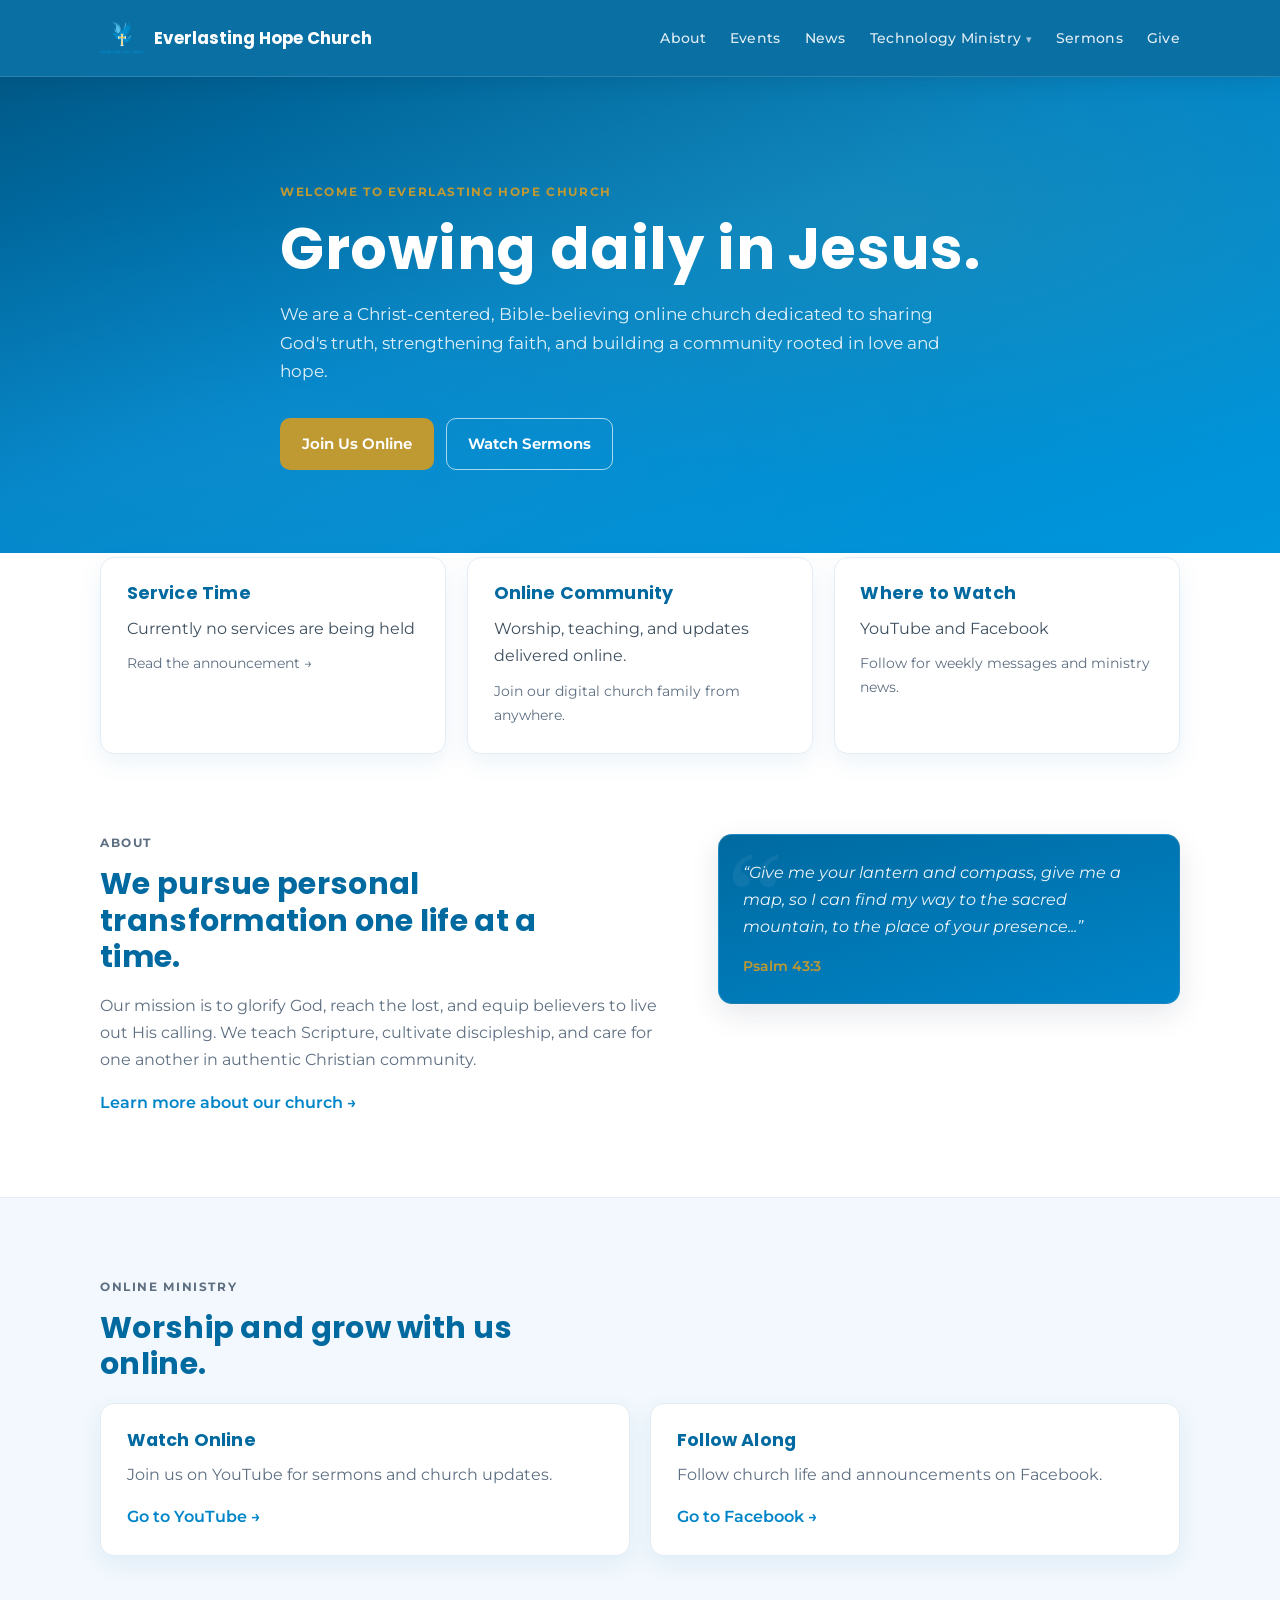
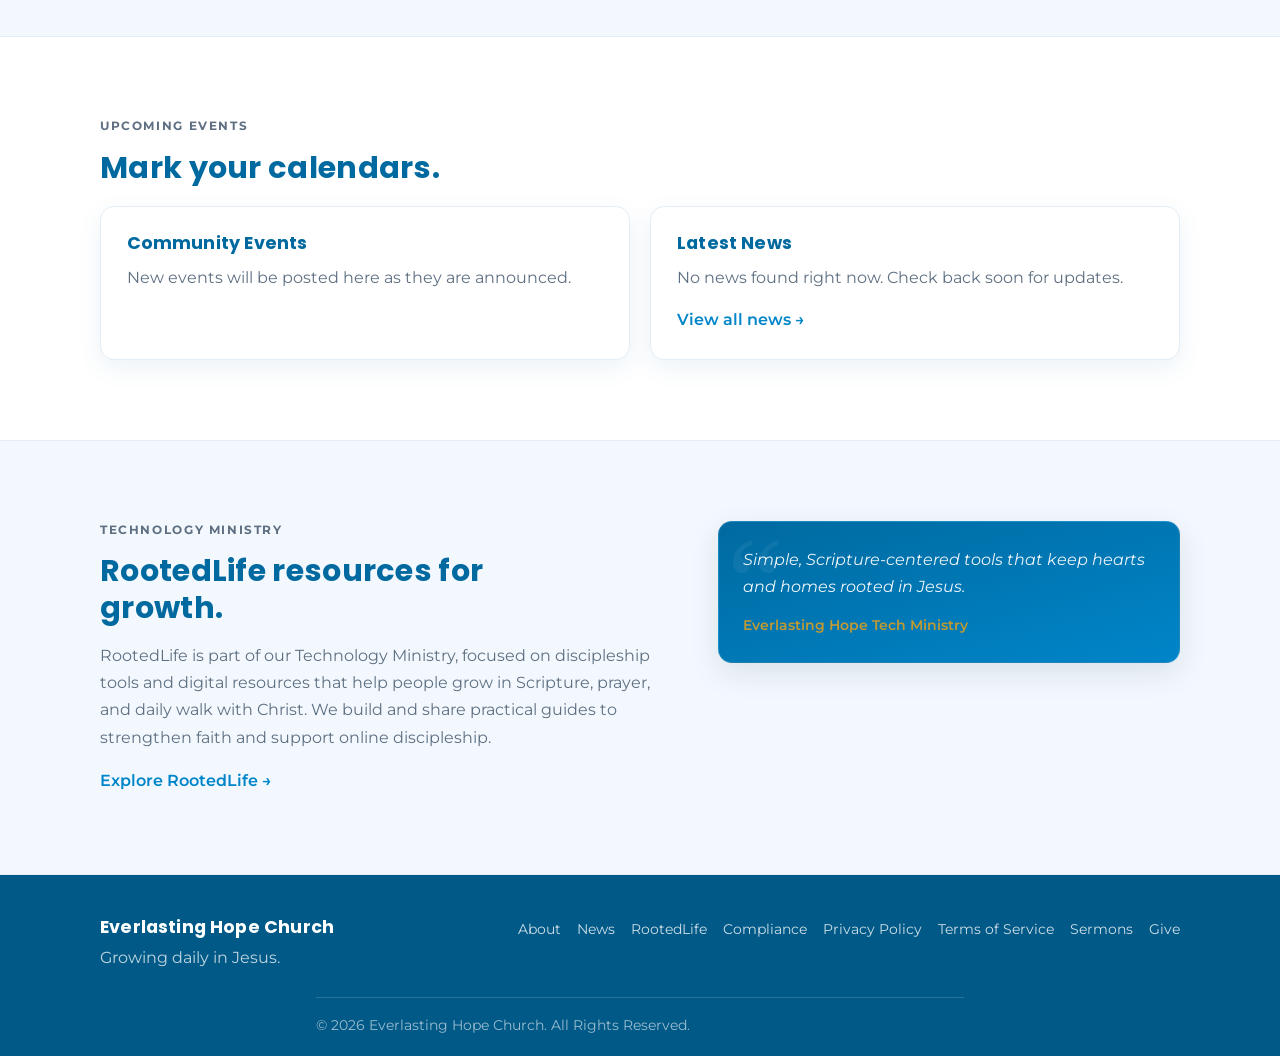
<file: index.html>
<!DOCTYPE html>
<html lang="en">
<head>
  <meta charset="UTF-8" />
  <meta name="viewport" content="width=device-width, initial-scale=1.0" />
  <meta name="description" content="Everlasting Hope Church — Growing daily in Jesus through worship, discipleship, and online community." />
  <title>Everlasting Hope Church</title>
  <link rel="preconnect" href="https://fonts.googleapis.com" />
  <link rel="preconnect" href="https://fonts.gstatic.com" crossorigin />
  <link href="https://fonts.googleapis.com/css2?family=Montserrat:wght@400;500;600;700&family=Poppins:wght@500;600;700&display=swap" rel="stylesheet" />
  <link rel="stylesheet" href="styles.css" />
  <link rel="icon" href="img/fulllogo_transparent_nobuffer.png" />
  <link rel="apple-touch-icon" href="img/fulllogo_transparent_nobuffer.png" />
</head>
<body>
  <header class="site-header" role="banner">
    <div class="container nav-wrap">
      <a href="index.html" class="brand" aria-label="Everlasting Hope Church home">
        <img src="img/fulllogo_transparent_nobuffer.png" alt="Everlasting Hope Church logo" class="brand-logo" />
        <span>Everlasting Hope Church</span>
      </a>

      <button class="nav-toggle" aria-label="Toggle navigation" aria-expanded="false" aria-controls="mobile-menu">
        <span></span><span></span><span></span>
      </button>

      <nav class="site-nav" aria-label="Primary">
        <a href="about.html">About</a>
        <a href="#events">Events</a>
        <a href="news.html">News</a>
        <div class="nav-dropdown">
          <button class="nav-dropdown-toggle" type="button" aria-haspopup="true" aria-expanded="false">
            Technology Ministry
          </button>
          <div class="nav-dropdown-menu" role="menu">
            <a href="technology-ministry.html" role="menuitem">Technology Ministry</a>
            <a href="rootedlife.html" role="menuitem">RootedLife</a>
            <a href="compliance.html" role="menuitem">Compliance</a>
          </div>
        </div>
        <a href="https://www.youtube.com/@everlastinghopechurch" target="_blank" rel="noopener">Sermons</a>
        <a href="give.html" target="_blank" rel="noopener">Give</a>
      </nav>
    </div>

    <nav class="mobile-menu" id="mobile-menu" aria-label="Mobile">
      <a href="about.html">About</a>
      <a href="#events">Events</a>
      <a href="news.html">News</a>
      <a href="technology-ministry.html">Technology Ministry</a>
      <a href="rootedlife.html">RootedLife</a>
      <a href="compliance.html">Compliance</a>
      <a href="https://www.youtube.com/@everlastinghopechurch" target="_blank" rel="noopener">Sermons</a>
      <a href="give.html">Give</a>
    </nav>
  </header>

  <main>
    <section id="home" class="hero hero-home">
      <div class="container hero-inner">
        <p class="eyebrow">Welcome to Everlasting Hope Church</p>
        <h1>Growing daily in Jesus.</h1>
        <p class="hero-copy">
          We are a Christ-centered, Bible-believing online church dedicated to sharing God's truth,
          strengthening faith, and building a community rooted in love and hope.
        </p>
        <div class="actions">
          <a class="btn btn-primary" href="https://www.youtube.com/@everlastinghopechurch" target="_blank" rel="noopener">Join Us Online</a>
          <a class="btn btn-outline" href="https://www.youtube.com/@everlastinghopechurch" target="_blank" rel="noopener">Watch Sermons</a>
        </div>
      </div>
    </section>

    <section class="quick-info">
      <div class="container cards">
        <article class="card">
          <h2><a href="news.html#service-update">Service Time</a></h2>
          <p>Currently no services are being held</p>
          <small><a href="news.html#service-update">Read the announcement →</a></small>
        </article>
        <article class="card">
          <h2>Online Community</h2>
          <p>Worship, teaching, and updates delivered online.</p>
          <small>Join our digital church family from anywhere.</small>
        </article>
        <article class="card">
          <h2>Where to Watch</h2>
          <p>YouTube and Facebook</p>
          <small>Follow for weekly messages and ministry news.</small>
        </article>
      </div>
    </section>

    <section id="about" class="section">
      <div class="container split">
        <div>
          <p class="eyebrow">About</p>
          <h2>We pursue personal transformation one life at a time.</h2>
          <p>
            Our mission is to glorify God, reach the lost, and equip believers to live out His calling.
            We teach Scripture, cultivate discipleship, and care for one another in authentic Christian community.
          </p>
          <a class="text-link" href="about.html">Learn more about our church →</a>
        </div>
        <aside class="quote-box">
          <p>“Give me your lantern and compass, give me a map, so I can find my way to the sacred mountain, to the place of your presence...”</p>
          <span>Psalm 43:3</span>
        </aside>
      </div>
    </section>

    <section id="online" class="section section-muted">
      <div class="container">
        <p class="eyebrow">Online Ministry</p>
        <h2>Worship and grow with us online.</h2>
        <div class="cards two-up">
          <article class="card">
            <h3>Watch Online</h3>
            <p>Join us on YouTube for sermons and church updates.</p>
            <a class="text-link" href="https://www.youtube.com/@everlastinghopechurch" target="_blank" rel="noopener">Go to YouTube →</a>
          </article>
          <article class="card">
            <h3>Follow Along</h3>
            <p>Follow church life and announcements on Facebook.</p>
            <a class="text-link" href="https://www.facebook.com/profile.php?id=61571340193654" target="_blank" rel="noopener">Go to Facebook →</a>
          </article>
        </div>
      </div>
    </section>

    <section id="events" class="section">
      <div class="container">
        <p class="eyebrow">Upcoming Events</p>
        <h2>Mark your calendars.</h2>
        <div class="cards two-up">
          <article class="card">
            <h3>Community Events</h3>
            <p>New events will be posted here as they are announced.</p>
          </article>
          <article class="card">
            <h3>Latest News</h3>
            <p>No news found right now. Check back soon for updates.</p>
            <a class="text-link" href="news.html">View all news →</a>
          </article>
        </div>
      </div>
    </section>

    <section id="technology-ministry" class="section section-muted">
      <div class="container split">
        <div>
          <p class="eyebrow">Technology Ministry</p>
          <h2>RootedLife resources for growth.</h2>
          <p>
            RootedLife is part of our Technology Ministry, focused on discipleship tools and
            digital resources that help people grow in Scripture, prayer, and daily walk with Christ.
            We build and share practical guides to strengthen faith and support online discipleship.
          </p>
          <a class="text-link" href="rootedlife.html">Explore RootedLife →</a>
        </div>
        <aside class="quote-box">
          <p>Simple, Scripture-centered tools that keep hearts and homes rooted in Jesus.</p>
          <span>Everlasting Hope Tech Ministry</span>
        </aside>
      </div>
    </section>
  </main>

  <footer class="site-footer" role="contentinfo">
    <div class="container footer-grid">
      <div>
        <h2>Everlasting Hope Church</h2>
        <p>Growing daily in Jesus.</p>
      </div>
      <nav aria-label="Footer links" class="footer-links">
        <a href="about.html">About</a>
        <a href="news.html">News</a>
        <a href="rootedlife.html">RootedLife</a>
      <a href="compliance.html">Compliance</a>
        <a href="privacy-policy.html">Privacy Policy</a>
        <a href="terms-of-service.html">Terms of Service</a>
        <a href="https://www.youtube.com/@everlastinghopechurch" target="_blank" rel="noopener">Sermons</a>
        <a href="give.html" target="_blank" rel="noopener">Give</a>
      </nav>
    </div>
    <p class="copyright">© <span id="year">2026</span> Everlasting Hope Church. All Rights Reserved.</p>
  </footer>

  <script src="script.js"></script>
</body>
</html>
</file>
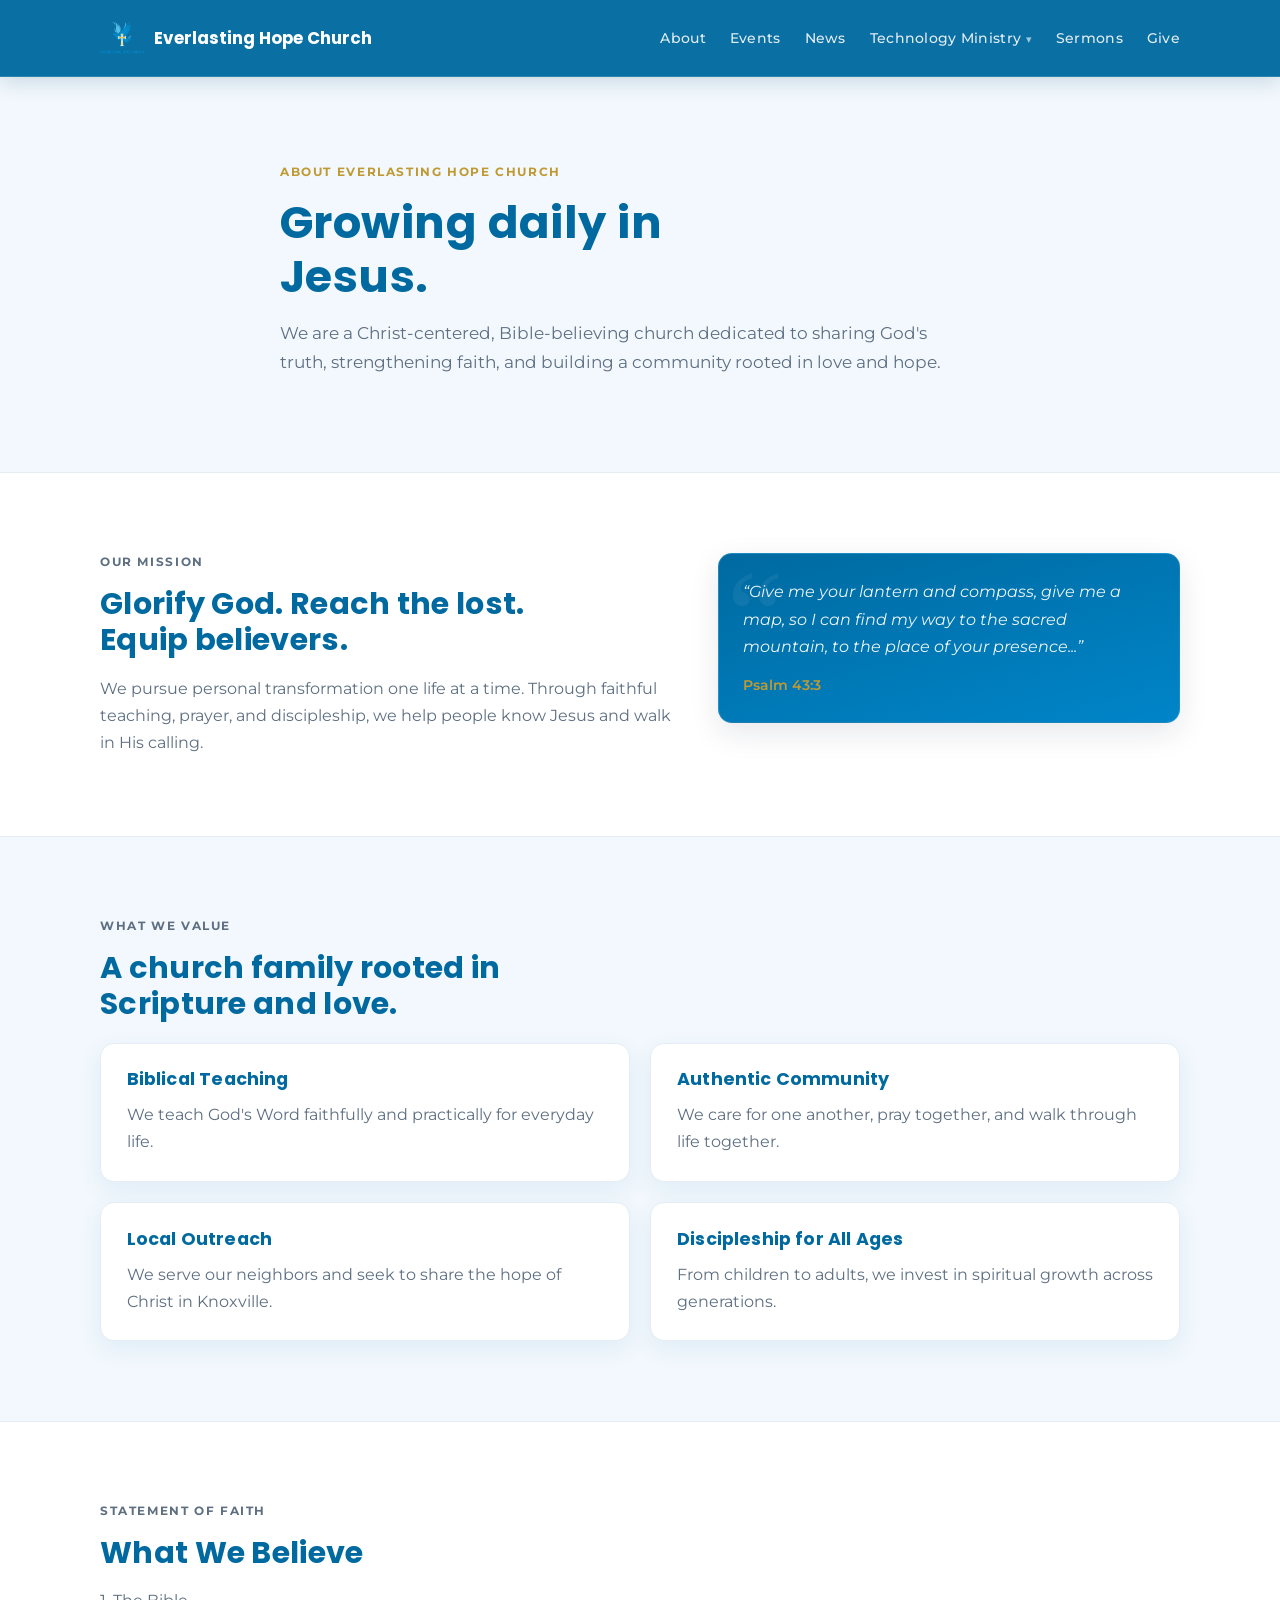
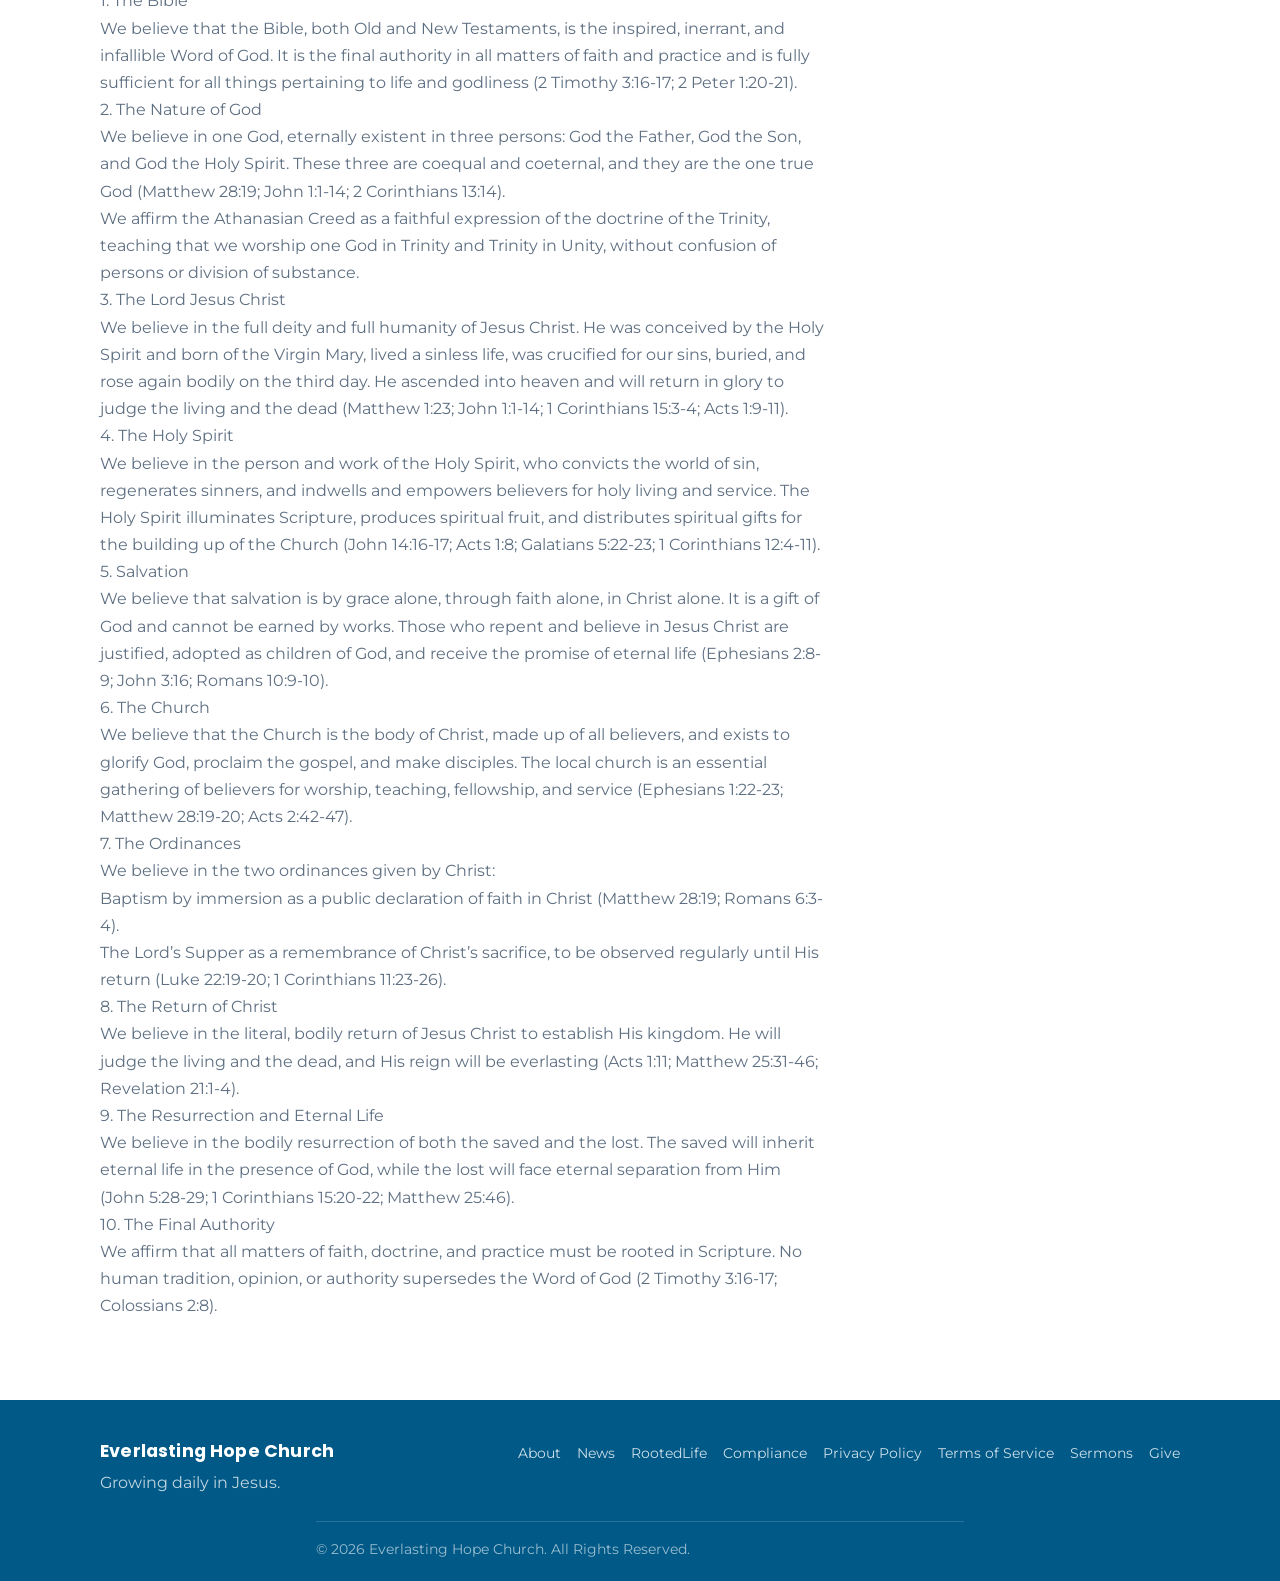
<file: about.html>
<!DOCTYPE html>
<html lang="en">
<head>
  <meta charset="UTF-8" />
  <meta name="viewport" content="width=device-width, initial-scale=1.0" />
  <meta name="description" content="About Everlasting Hope Church — our mission, values, and commitment to online discipleship in Jesus." />
  <title>About | Everlasting Hope Church</title>
  <link rel="preconnect" href="https://fonts.googleapis.com" />
  <link rel="preconnect" href="https://fonts.gstatic.com" crossorigin />
  <link href="https://fonts.googleapis.com/css2?family=Montserrat:wght@400;500;600;700&family=Poppins:wght@500;600;700&display=swap" rel="stylesheet" />
  <link rel="stylesheet" href="styles.css" />
  <link rel="icon" href="img/fulllogo_transparent_nobuffer.png" />
  <link rel="apple-touch-icon" href="img/fulllogo_transparent_nobuffer.png" />
</head>
<body>
  <header class="site-header" role="banner">
    <div class="container nav-wrap">
      <a href="index.html" class="brand" aria-label="Everlasting Hope Church home">
        <img src="img/fulllogo_transparent_nobuffer.png" alt="Everlasting Hope Church logo" class="brand-logo" />
        <span>Everlasting Hope Church</span>
      </a>

      <button class="nav-toggle" aria-label="Toggle navigation" aria-expanded="false" aria-controls="mobile-menu">
        <span></span><span></span><span></span>
      </button>

      <nav class="site-nav" aria-label="Primary">
        <a href="about.html">About</a>
        <a href="index.html#events">Events</a>
        <a href="news.html">News</a>
        <div class="nav-dropdown">
          <button class="nav-dropdown-toggle" type="button" aria-haspopup="true" aria-expanded="false">
            Technology Ministry
          </button>
          <div class="nav-dropdown-menu" role="menu">
            <a href="technology-ministry.html" role="menuitem">Technology Ministry</a>
            <a href="rootedlife.html" role="menuitem">RootedLife</a>
            <a href="compliance.html" role="menuitem">Compliance</a>
          </div>
        </div>
        <a href="https://www.youtube.com/@everlastinghopechurch" target="_blank" rel="noopener">Sermons</a>
        <a href="give.html" target="_blank" rel="noopener">Give</a>
      </nav>
    </div>

    <nav class="mobile-menu" id="mobile-menu" aria-label="Mobile">
      <a href="about.html">About</a>
      <a href="index.html#events">Events</a>
      <a href="news.html">News</a>
      <a href="technology-ministry.html">Technology Ministry</a>
      <a href="rootedlife.html">RootedLife</a>
      <a href="compliance.html">Compliance</a>
      <a href="https://www.youtube.com/@everlastinghopechurch" target="_blank" rel="noopener">Sermons</a>
      <a href="give.html">Give</a>
    </nav>
  </header>

  <main>
    <section class="hero hero-sub" id="about-home">
      <div class="container hero-inner">
        <p class="eyebrow">About Everlasting Hope Church</p>
        <h1>Growing daily in Jesus.</h1>
        <p class="hero-copy">
          We are a Christ-centered, Bible-believing church dedicated to sharing God's truth,
          strengthening faith, and building a community rooted in love and hope.
        </p>
      </div>
    </section>

    <section class="section">
      <div class="container split">
        <div>
          <p class="eyebrow">Our Mission</p>
          <h2>Glorify God. Reach the lost. Equip believers.</h2>
          <p>
            We pursue personal transformation one life at a time. Through faithful teaching,
            prayer, and discipleship, we help people know Jesus and walk in His calling.
          </p>
        </div>
        <aside class="quote-box">
          <p>“Give me your lantern and compass, give me a map, so I can find my way to the sacred mountain, to the place of your presence...”</p>
          <span>Psalm 43:3</span>
        </aside>
      </div>
    </section>

    <section class="section section-muted">
      <div class="container">
        <p class="eyebrow">What We Value</p>
        <h2>A church family rooted in Scripture and love.</h2>
        <div class="cards two-up">
          <article class="card">
            <h3>Biblical Teaching</h3>
            <p>We teach God's Word faithfully and practically for everyday life.</p>
          </article>
          <article class="card">
            <h3>Authentic Community</h3>
            <p>We care for one another, pray together, and walk through life together.</p>
          </article>
          <article class="card">
            <h3>Local Outreach</h3>
            <p>We serve our neighbors and seek to share the hope of Christ in Knoxville.</p>
          </article>
          <article class="card">
            <h3>Discipleship for All Ages</h3>
            <p>From children to adults, we invest in spiritual growth across generations.</p>
          </article>
        </div>
      </div>
    </section>

    <section class="section">
      <div class="container">
        <p class="eyebrow">Statement of Faith</p>
        <h2>What We Believe</h2>
        <div class="text-block">
          <p>1. The Bible<br />We believe that the Bible, both Old and New Testaments, is the inspired, inerrant, and infallible Word of God. It is the final authority in all matters of faith and practice and is fully sufficient for all things pertaining to life and godliness (2 Timothy 3:16-17; 2 Peter 1:20-21).</p>
          <p>2. The Nature of God<br />We believe in one God, eternally existent in three persons: God the Father, God the Son, and God the Holy Spirit. These three are coequal and coeternal, and they are the one true God (Matthew 28:19; John 1:1-14; 2 Corinthians 13:14).</p>
          <p>We affirm the Athanasian Creed as a faithful expression of the doctrine of the Trinity, teaching that we worship one God in Trinity and Trinity in Unity, without confusion of persons or division of substance.</p>
          <p>3. The Lord Jesus Christ<br />We believe in the full deity and full humanity of Jesus Christ. He was conceived by the Holy Spirit and born of the Virgin Mary, lived a sinless life, was crucified for our sins, buried, and rose again bodily on the third day. He ascended into heaven and will return in glory to judge the living and the dead (Matthew 1:23; John 1:1-14; 1 Corinthians 15:3-4; Acts 1:9-11).</p>
          <p>4. The Holy Spirit<br />We believe in the person and work of the Holy Spirit, who convicts the world of sin, regenerates sinners, and indwells and empowers believers for holy living and service. The Holy Spirit illuminates Scripture, produces spiritual fruit, and distributes spiritual gifts for the building up of the Church (John 14:16-17; Acts 1:8; Galatians 5:22-23; 1 Corinthians 12:4-11).</p>
          <p>5. Salvation<br />We believe that salvation is by grace alone, through faith alone, in Christ alone. It is a gift of God and cannot be earned by works. Those who repent and believe in Jesus Christ are justified, adopted as children of God, and receive the promise of eternal life (Ephesians 2:8-9; John 3:16; Romans 10:9-10).</p>
          <p>6. The Church<br />We believe that the Church is the body of Christ, made up of all believers, and exists to glorify God, proclaim the gospel, and make disciples. The local church is an essential gathering of believers for worship, teaching, fellowship, and service (Ephesians 1:22-23; Matthew 28:19-20; Acts 2:42-47).</p>
          <p>7. The Ordinances<br />We believe in the two ordinances given by Christ:<br />Baptism by immersion as a public declaration of faith in Christ (Matthew 28:19; Romans 6:3-4).<br />The Lord’s Supper as a remembrance of Christ’s sacrifice, to be observed regularly until His return (Luke 22:19-20; 1 Corinthians 11:23-26).<br />8. The Return of Christ<br />We believe in the literal, bodily return of Jesus Christ to establish His kingdom. He will judge the living and the dead, and His reign will be everlasting (Acts 1:11; Matthew 25:31-46; Revelation 21:1-4).</p>
          <p>9. The Resurrection and Eternal Life<br />We believe in the bodily resurrection of both the saved and the lost. The saved will inherit eternal life in the presence of God, while the lost will face eternal separation from Him (John 5:28-29; 1 Corinthians 15:20-22; Matthew 25:46).</p>
          <p>10. The Final Authority<br />We affirm that all matters of faith, doctrine, and practice must be rooted in Scripture. No human tradition, opinion, or authority supersedes the Word of God (2 Timothy 3:16-17; Colossians 2:8).</p>
        </div>
      </div>
    </section>
  </main>

  <footer class="site-footer" role="contentinfo">
    <div class="container footer-grid">
      <div>
        <h2>Everlasting Hope Church</h2>
        <p>Growing daily in Jesus.</p>
      </div>
      <nav aria-label="Footer links" class="footer-links">
        <a href="about.html">About</a>
        <a href="news.html">News</a>
        <a href="rootedlife.html">RootedLife</a>
      <a href="compliance.html">Compliance</a>
        <a href="privacy-policy.html">Privacy Policy</a>
        <a href="terms-of-service.html">Terms of Service</a>
        <a href="https://www.youtube.com/@everlastinghopechurch" target="_blank" rel="noopener">Sermons</a>
        <a href="give.html" target="_blank" rel="noopener">Give</a>
      </nav>
    </div>
    <p class="copyright">© <span id="year">2026</span> Everlasting Hope Church. All Rights Reserved.</p>
  </footer>

  <script src="script.js"></script>
</body>
</html>
</file>
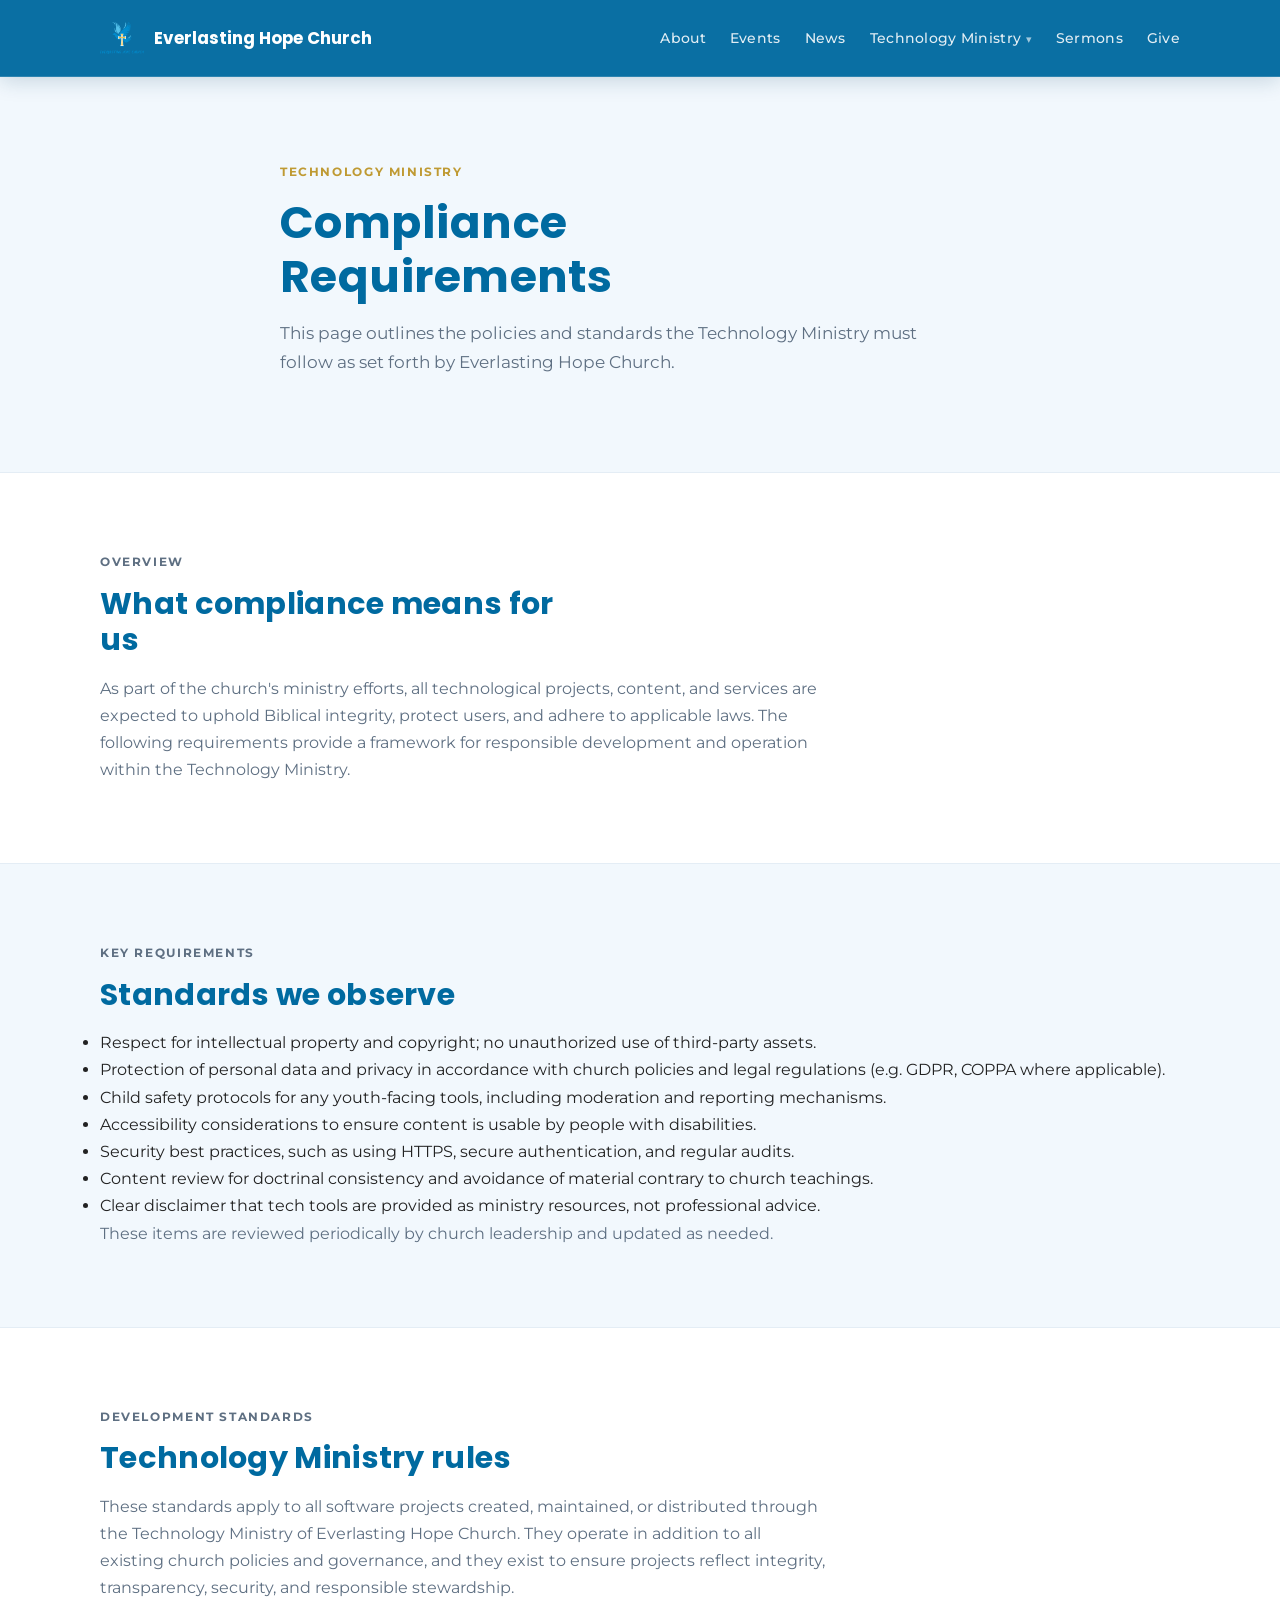
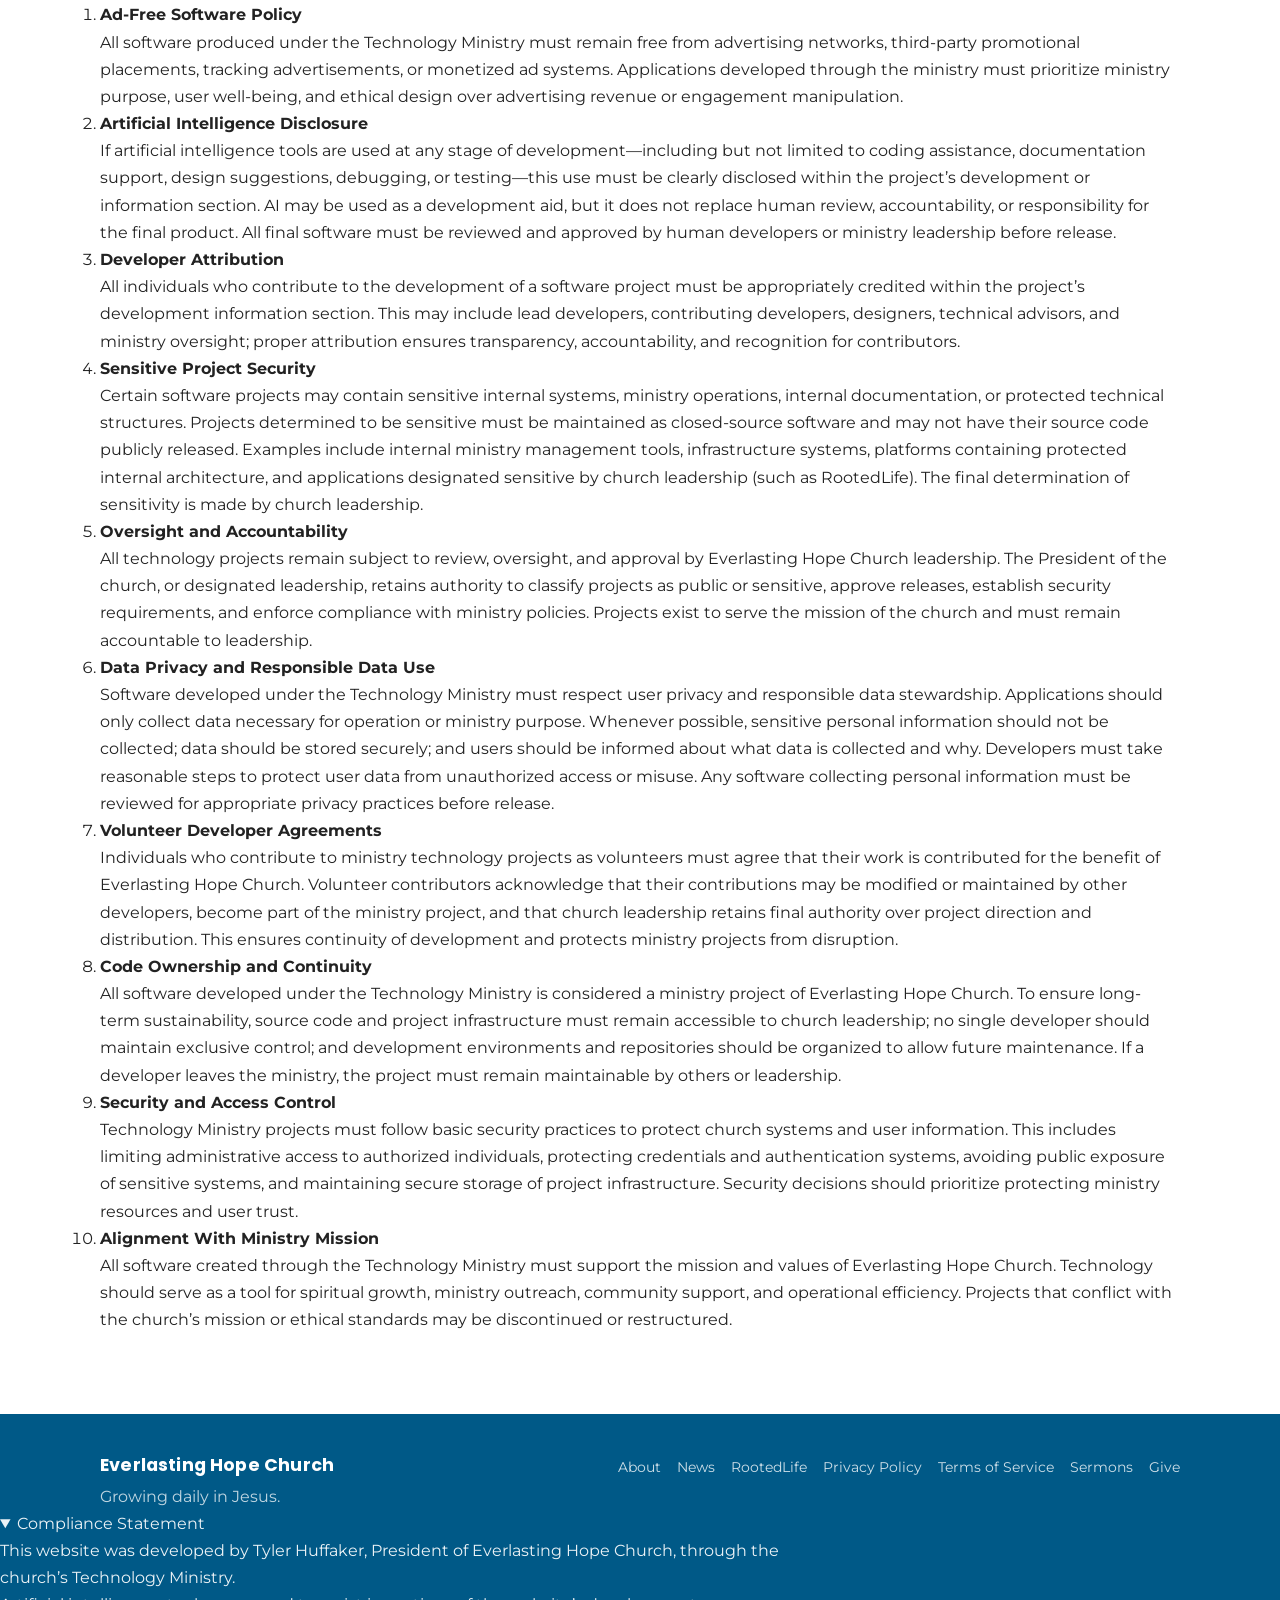
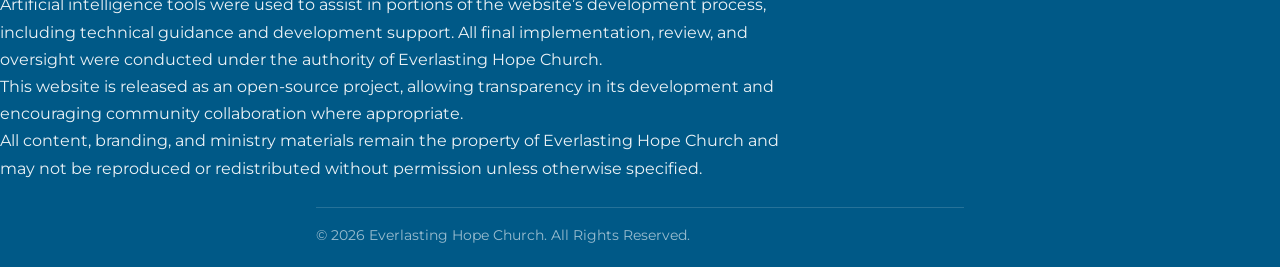
<file: compliance.html>
<!DOCTYPE html>
<html lang="en">
<head>
  <meta charset="UTF-8" />
  <meta name="viewport" content="width=device-width, initial-scale=1.0" />
  <meta name="description" content="Technology Ministry compliance requirements for Everlasting Hope Church." />
  <title>Compliance | Everlasting Hope Church</title>
  <link rel="preconnect" href="https://fonts.googleapis.com" />
  <link rel="preconnect" href="https://fonts.gstatic.com" crossorigin />
  <link href="https://fonts.googleapis.com/css2?family=Montserrat:wght@400;500;600;700&family=Poppins:wght@500;600;700&display=swap" rel="stylesheet" />
  <link rel="stylesheet" href="styles.css" />
  <link rel="icon" href="img/fulllogo_transparent_nobuffer.png" />
  <link rel="apple-touch-icon" href="img/fulllogo_transparent_nobuffer.png" />
</head>
<body>
  <header class="site-header" role="banner">
    <div class="container nav-wrap">
      <a href="index.html" class="brand" aria-label="Everlasting Hope Church home">
        <img src="img/fulllogo_transparent_nobuffer.png" alt="Everlasting Hope Church logo" class="brand-logo" />
        <span>Everlasting Hope Church</span>
      </a>

      <button class="nav-toggle" aria-label="Toggle navigation" aria-expanded="false" aria-controls="mobile-menu">
        <span></span><span></span><span></span>
      </button>

      <nav class="site-nav" aria-label="Primary">
        <a href="about.html">About</a>
        <a href="index.html#events">Events</a>
        <a href="news.html">News</a>
        <div class="nav-dropdown">
          <button class="nav-dropdown-toggle" type="button" aria-haspopup="true" aria-expanded="false">
            Technology Ministry
          </button>
          <div class="nav-dropdown-menu" role="menu">
            <a href="technology-ministry.html" role="menuitem">Technology Ministry</a>
            <a href="rootedlife.html" role="menuitem">RootedLife</a>
            <a href="compliance.html" role="menuitem">Compliance</a>
          </div>
        </div>
        <a href="https://www.youtube.com/@everlastinghopechurch" target="_blank" rel="noopener">Sermons</a>
        <a href="give.html" target="_blank" rel="noopener">Give</a>
      </nav>
    </div>

    <nav class="mobile-menu" id="mobile-menu" aria-label="Mobile">
      <a href="about.html">About</a>
      <a href="index.html#events">Events</a>
      <a href="news.html">News</a>
      <a href="technology-ministry.html">Technology Ministry</a>
      <a href="rootedlife.html">RootedLife</a>
      <a href="compliance.html">Compliance</a>
      <a href="https://www.youtube.com/@everlastinghopechurch" target="_blank" rel="noopener">Sermons</a>
      <a href="give.html">Give</a>
    </nav>
  </header>

  <main>
    <section class="hero hero-sub" id="compliance-home">
      <div class="container hero-inner">
        <p class="eyebrow">Technology Ministry</p>
        <h1>Compliance Requirements</h1>
        <p class="hero-copy">
          This page outlines the policies and standards the Technology Ministry must follow as set forth by Everlasting Hope Church.
        </p>
      </div>
    </section>

    <section class="section">
      <div class="container">
        <p class="eyebrow">Overview</p>
        <h2>What compliance means for us</h2>
        <p>
          As part of the church's ministry efforts, all technological projects, content, and services are expected to uphold Biblical integrity,
          protect users, and adhere to applicable laws. The following requirements provide a framework for responsible development and
          operation within the Technology Ministry.
        </p>
      </div>
    </section>

    <section class="section section-muted">
      <div class="container">
        <p class="eyebrow">Key Requirements</p>
        <h2>Standards we observe</h2>
        <ul>
          <li>Respect for intellectual property and copyright; no unauthorized use of third-party assets.</li>
          <li>Protection of personal data and privacy in accordance with church policies and legal regulations (e.g. GDPR, COPPA where applicable).</li>
          <li>Child safety protocols for any youth-facing tools, including moderation and reporting mechanisms.</li>
          <li>Accessibility considerations to ensure content is usable by people with disabilities.</li>
          <li>Security best practices, such as using HTTPS, secure authentication, and regular audits.</li>
          <li>Content review for doctrinal consistency and avoidance of material contrary to church teachings.</li>
          <li>Clear disclaimer that tech tools are provided as ministry resources, not professional advice.</li>
        </ul>
        <p>These items are reviewed periodically by church leadership and updated as needed.</p>
      </div>
    </section>

    <section class="section">
      <div class="container">
        <p class="eyebrow">Development Standards</p>
        <h2>Technology Ministry rules</h2>
        <p>These standards apply to all software projects created, maintained, or distributed through the Technology Ministry of Everlasting Hope Church. They operate in addition to all existing church policies and governance, and they exist to ensure projects reflect integrity, transparency, security, and responsible stewardship.</p>
        <ol>
          <li><strong>Ad-Free Software Policy</strong><br>
            All software produced under the Technology Ministry must remain free from advertising networks, third-party promotional placements, tracking advertisements, or monetized ad systems. Applications developed through the ministry must prioritize ministry purpose, user well-being, and ethical design over advertising revenue or engagement manipulation.
          </li>
          <li><strong>Artificial Intelligence Disclosure</strong><br>
            If artificial intelligence tools are used at any stage of development—including but not limited to coding assistance, documentation support, design suggestions, debugging, or testing—this use must be clearly disclosed within the project’s development or information section. AI may be used as a development aid, but it does not replace human review, accountability, or responsibility for the final product. All final software must be reviewed and approved by human developers or ministry leadership before release.
          </li>
          <li><strong>Developer Attribution</strong><br>
            All individuals who contribute to the development of a software project must be appropriately credited within the project’s development information section. This may include lead developers, contributing developers, designers, technical advisors, and ministry oversight; proper attribution ensures transparency, accountability, and recognition for contributors.
          </li>
          <li><strong>Sensitive Project Security</strong><br>
            Certain software projects may contain sensitive internal systems, ministry operations, internal documentation, or protected technical structures. Projects determined to be sensitive must be maintained as closed-source software and may not have their source code publicly released. Examples include internal ministry management tools, infrastructure systems, platforms containing protected internal architecture, and applications designated sensitive by church leadership (such as RootedLife). The final determination of sensitivity is made by church leadership.
          </li>
          <li><strong>Oversight and Accountability</strong><br>
            All technology projects remain subject to review, oversight, and approval by Everlasting Hope Church leadership. The President of the church, or designated leadership, retains authority to classify projects as public or sensitive, approve releases, establish security requirements, and enforce compliance with ministry policies. Projects exist to serve the mission of the church and must remain accountable to leadership.
          </li>
          <li><strong>Data Privacy and Responsible Data Use</strong><br>
            Software developed under the Technology Ministry must respect user privacy and responsible data stewardship. Applications should only collect data necessary for operation or ministry purpose. Whenever possible, sensitive personal information should not be collected; data should be stored securely; and users should be informed about what data is collected and why. Developers must take reasonable steps to protect user data from unauthorized access or misuse. Any software collecting personal information must be reviewed for appropriate privacy practices before release.
          </li>
          <li><strong>Volunteer Developer Agreements</strong><br>
            Individuals who contribute to ministry technology projects as volunteers must agree that their work is contributed for the benefit of Everlasting Hope Church. Volunteer contributors acknowledge that their contributions may be modified or maintained by other developers, become part of the ministry project, and that church leadership retains final authority over project direction and distribution. This ensures continuity of development and protects ministry projects from disruption.
          </li>
          <li><strong>Code Ownership and Continuity</strong><br>
            All software developed under the Technology Ministry is considered a ministry project of Everlasting Hope Church. To ensure long-term sustainability, source code and project infrastructure must remain accessible to church leadership; no single developer should maintain exclusive control; and development environments and repositories should be organized to allow future maintenance. If a developer leaves the ministry, the project must remain maintainable by others or leadership.
          </li>
          <li><strong>Security and Access Control</strong><br>
            Technology Ministry projects must follow basic security practices to protect church systems and user information. This includes limiting administrative access to authorized individuals, protecting credentials and authentication systems, avoiding public exposure of sensitive systems, and maintaining secure storage of project infrastructure. Security decisions should prioritize protecting ministry resources and user trust.
          </li>
          <li><strong>Alignment With Ministry Mission</strong><br>
            All software created through the Technology Ministry must support the mission and values of Everlasting Hope Church. Technology should serve as a tool for spiritual growth, ministry outreach, community support, and operational efficiency. Projects that conflict with the church’s mission or ethical standards may be discontinued or restructured.
          </li>
        </ol>
      </div>
    </section>
  </main>

  <footer class="site-footer" role="contentinfo">
    <div class="container footer-grid">
      <div>
        <h2>Everlasting Hope Church</h2>
        <p>Growing daily in Jesus.</p>
      </div>
      <nav aria-label="Footer links" class="footer-links">
        <a href="about.html">About</a>
        <a href="news.html">News</a>
        <a href="rootedlife.html">RootedLife</a>
        <a href="privacy-policy.html">Privacy Policy</a>
        <a href="terms-of-service.html">Terms of Service</a>
        <a href="https://www.youtube.com/@everlastinghopechurch" target="_blank" rel="noopener">Sermons</a>
        <a href="give.html" target="_blank" rel="noopener">Give</a>
      </nav>
    </div>
    <details class="footer-compliance" open>
      <summary>Compliance Statement</summary>
      <p>This website was developed by Tyler Huffaker, President of Everlasting Hope Church, through the church’s Technology Ministry.<br>
      Artificial intelligence tools were used to assist in portions of the website’s development process, including technical guidance and development support. All final implementation, review, and oversight were conducted under the authority of Everlasting Hope Church.<br>
      This website is released as an open-source project, allowing transparency in its development and encouraging community collaboration where appropriate.<br>
      All content, branding, and ministry materials remain the property of Everlasting Hope Church and may not be reproduced or redistributed without permission unless otherwise specified.</p>
    </details>
    <p class="copyright">© <span id="year">2026</span> Everlasting Hope Church. All Rights Reserved.</p>
  </footer>

  <script src="script.js"></script>
</body>
</html>
</file>
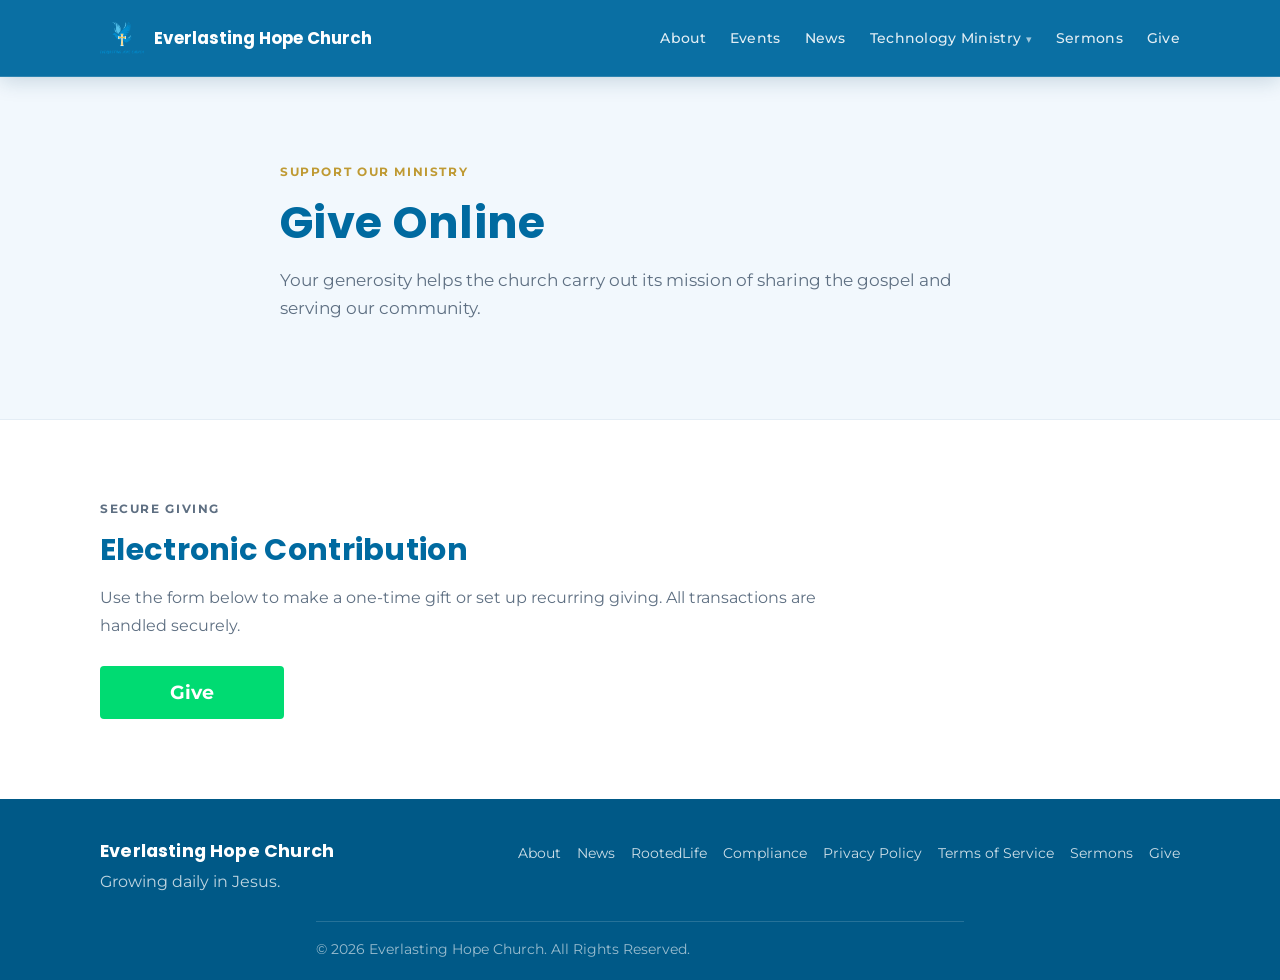
<file: give.html>
<!DOCTYPE html>
<html lang="en">
<head>
  <meta charset="UTF-8" />
  <meta name="viewport" content="width=device-width, initial-scale=1.0" />
  <meta name="description" content="Give online to Everlasting Hope Church — support our ministry and mission." />
  <title>Give | Everlasting Hope Church</title>
  <link rel="preconnect" href="https://fonts.googleapis.com" />
  <link rel="preconnect" href="https://fonts.gstatic.com" crossorigin />
  <link href="https://fonts.googleapis.com/css2?family=Montserrat:wght@400;500;600;700&family=Poppins:wght@500;600;700&display=swap" rel="stylesheet" />
  <link rel="stylesheet" href="styles.css" />
  <link rel="icon" href="img/fulllogo_transparent_nobuffer.png" />
  <link rel="apple-touch-icon" href="img/fulllogo_transparent_nobuffer.png" />
</head>
<body>
  <header class="site-header" role="banner">
    <div class="container nav-wrap">
      <a href="index.html" class="brand" aria-label="Everlasting Hope Church home">
        <img src="img/fulllogo_transparent_nobuffer.png" alt="Everlasting Hope Church logo" class="brand-logo" />
        <span>Everlasting Hope Church</span>
      </a>

      <button class="nav-toggle" aria-label="Toggle navigation" aria-expanded="false" aria-controls="mobile-menu">
        <span></span><span></span><span></span>
      </button>

      <nav class="site-nav" aria-label="Primary">
        <a href="about.html">About</a>
        <a href="index.html#events">Events</a>
        <a href="news.html">News</a>
        <div class="nav-dropdown">
          <button class="nav-dropdown-toggle" type="button" aria-haspopup="true" aria-expanded="false">
            Technology Ministry
          </button>
          <div class="nav-dropdown-menu" role="menu">
            <a href="technology-ministry.html" role="menuitem">Technology Ministry</a>
            <a href="rootedlife.html" role="menuitem">RootedLife</a>
            <a href="compliance.html" role="menuitem">Compliance</a>
          </div>
        </div>
        <a href="https://www.youtube.com/@everlastinghopechurch" target="_blank" rel="noopener">Sermons</a>
        <a href="give.html">Give</a>
      </nav>
    </div>

    <nav class="mobile-menu" id="mobile-menu" aria-label="Mobile">
      <a href="about.html">About</a>
      <a href="index.html#events">Events</a>
      <a href="news.html">News</a>
      <a href="technology-ministry.html">Technology Ministry</a>
      <a href="rootedlife.html">RootedLife</a>
      <a href="compliance.html">Compliance</a>
      <a href="https://www.youtube.com/@everlastinghopechurch" target="_blank" rel="noopener">Sermons</a>
      <a href="give.html">Give</a>
    </nav>
  </header>

  <main>
    <section class="hero hero-sub" id="give-home">
      <div class="container hero-inner">
        <p class="eyebrow">Support Our Ministry</p>
        <h1>Give Online</h1>
        <p class="hero-copy">
          Your generosity helps the church carry out its mission of sharing the gospel and serving our community.
        </p>
      </div>
    </section>

    <section class="section">
      <div class="container">
        <p class="eyebrow">Secure Giving</p>
        <h2>Electronic Contribution</h2>
        <p>Use the form below to make a one-time gift or set up recurring giving. All transactions are handled securely.</p>
        <br>
        <div id="give-form-placeholder" class="embed-container">
          <button class="tithely-give-button" data-form="e1adf46a-7c7c-4b72-841b-03562fe337cd" style="background-color: #00DB72; font-family: inherit; font-weight: bold; font-size: 19px; padding: 15px 70px; border-radius: 4px; cursor: pointer; background-image: none; color: white; text-shadow: none; display: inline-block; float: none; border: none;">Give</button><script src="https://static.tithely.com/give/give.js" defer></script>
        </div>
      </div>
    </section>
  </main>

  <footer class="site-footer" role="contentinfo">
    <div class="container footer-grid">
      <div>
        <h2>Everlasting Hope Church</h2>
        <p>Growing daily in Jesus.</p>
      </div>
      <nav aria-label="Footer links" class="footer-links">
        <a href="about.html">About</a>
        <a href="news.html">News</a>
        <a href="rootedlife.html">RootedLife</a>
      <a href="compliance.html">Compliance</a>
        <a href="privacy-policy.html">Privacy Policy</a>
        <a href="terms-of-service.html">Terms of Service</a>
        <a href="https://www.youtube.com/@everlastinghopechurch" target="_blank" rel="noopener">Sermons</a>
        <a href="give.html">Give</a>
      </nav>
    </div>
    <p class="copyright">© <span id="year">2026</span> Everlasting Hope Church. All Rights Reserved.</p>
  </footer>

  <script src="script.js"></script>
</body>
</html>
</file>
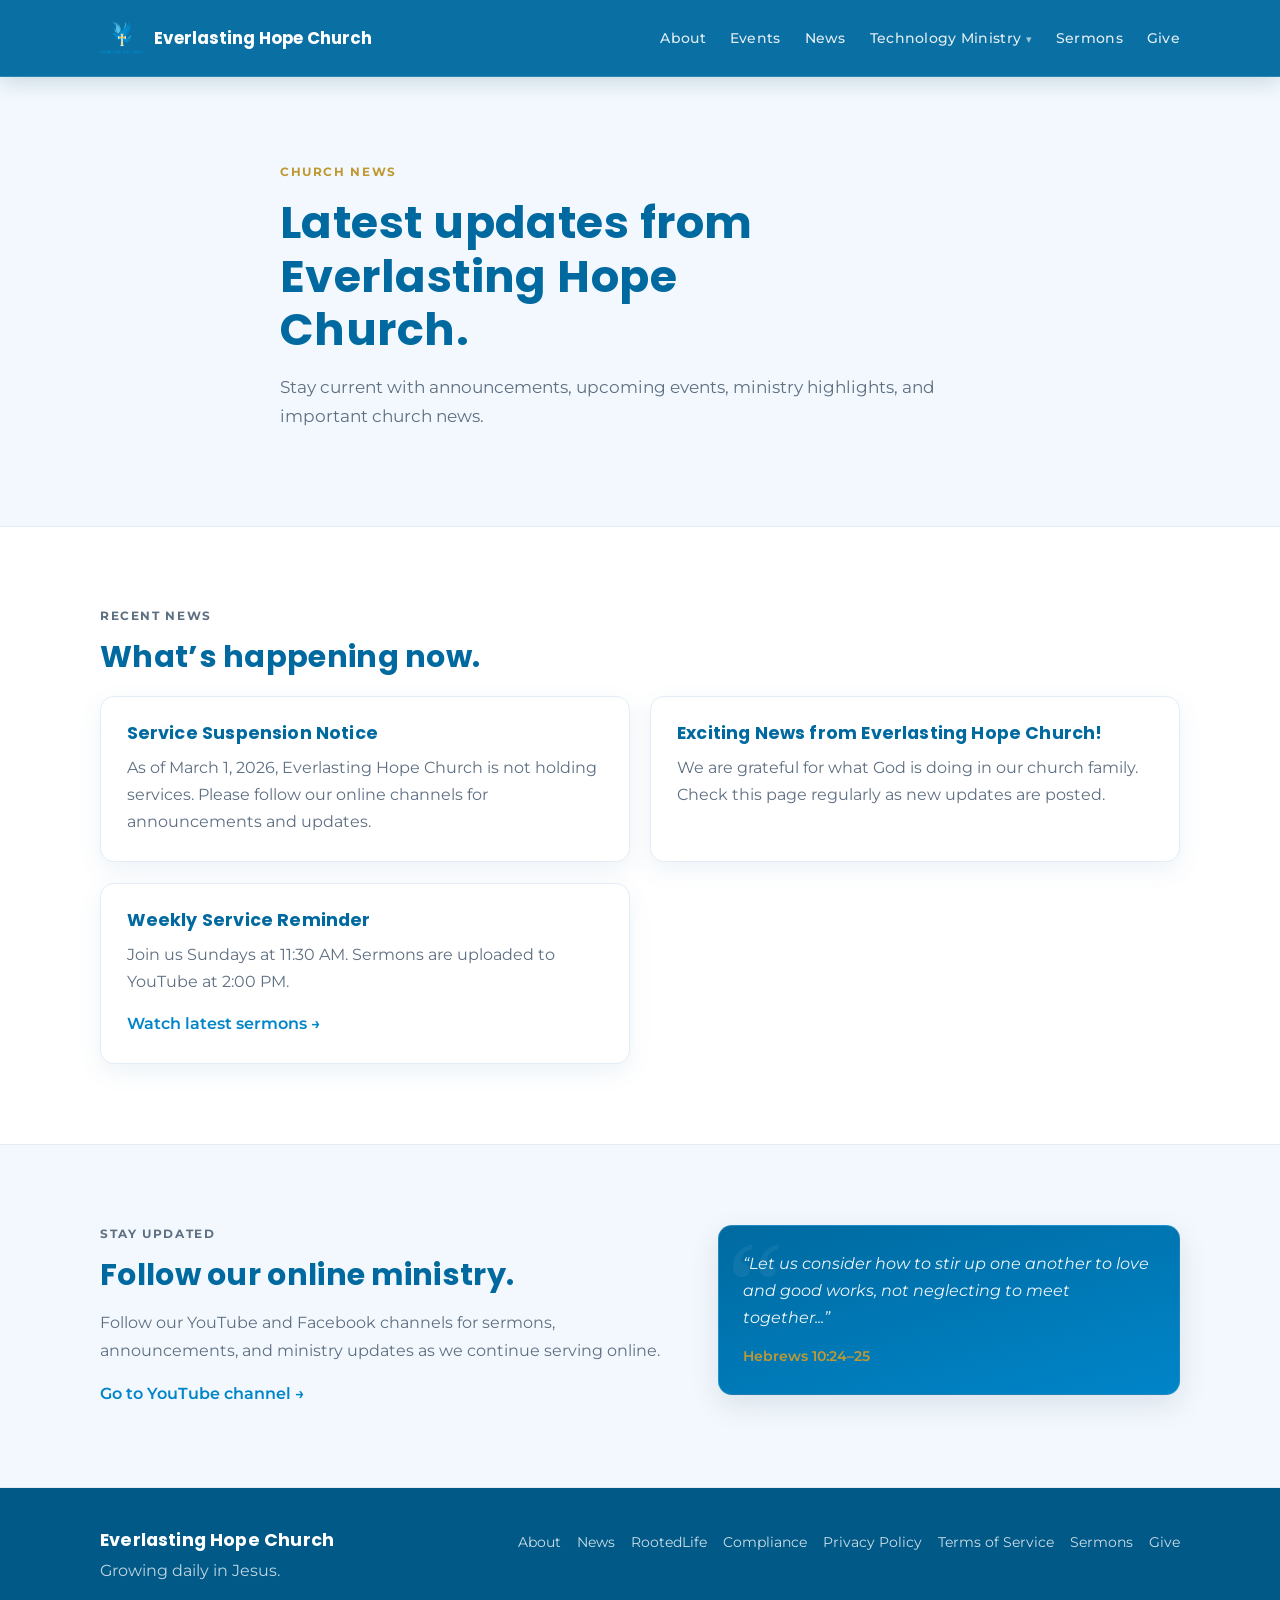
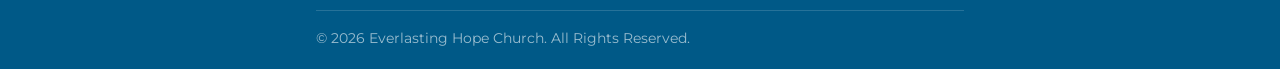
<file: news.html>
<!DOCTYPE html>
<html lang="en">
<head>
  <meta charset="UTF-8" />
  <meta name="viewport" content="width=device-width, initial-scale=1.0" />
  <meta name="description" content="News and updates from Everlasting Hope Church." />
  <title>News | Everlasting Hope Church</title>
  <link rel="preconnect" href="https://fonts.googleapis.com" />
  <link rel="preconnect" href="https://fonts.gstatic.com" crossorigin />
  <link href="https://fonts.googleapis.com/css2?family=Montserrat:wght@400;500;600;700&family=Poppins:wght@500;600;700&display=swap" rel="stylesheet" />
  <link rel="stylesheet" href="styles.css" />
  <link rel="icon" href="img/fulllogo_transparent_nobuffer.png" />
  <link rel="apple-touch-icon" href="img/fulllogo_transparent_nobuffer.png" />
</head>
<body>
  <header class="site-header" role="banner">
    <div class="container nav-wrap">
      <a href="index.html" class="brand" aria-label="Everlasting Hope Church home">
        <img src="img/fulllogo_transparent_nobuffer.png" alt="Everlasting Hope Church logo" class="brand-logo" />
        <span>Everlasting Hope Church</span>
      </a>

      <button class="nav-toggle" aria-label="Toggle navigation" aria-expanded="false" aria-controls="mobile-menu">
        <span></span><span></span><span></span>
      </button>

      <nav class="site-nav" aria-label="Primary">
        <a href="about.html">About</a>
        <a href="index.html#events">Events</a>
        <a href="news.html">News</a>
        <div class="nav-dropdown">
          <button class="nav-dropdown-toggle" type="button" aria-haspopup="true" aria-expanded="false">
            Technology Ministry
          </button>
          <div class="nav-dropdown-menu" role="menu">
            <a href="technology-ministry.html" role="menuitem">Technology Ministry</a>
            <a href="rootedlife.html" role="menuitem">RootedLife</a>
            <a href="compliance.html" role="menuitem">Compliance</a>
          </div>
        </div>
        <a href="https://www.youtube.com/@everlastinghopechurch" target="_blank" rel="noopener">Sermons</a>
        <a href="give.html" target="_blank" rel="noopener">Give</a>
      </nav>
    </div>

    <nav class="mobile-menu" id="mobile-menu" aria-label="Mobile">
      <a href="about.html">About</a>
      <a href="index.html#events">Events</a>
      <a href="news.html">News</a>
      <a href="technology-ministry.html">Technology Ministry</a>
      <a href="rootedlife.html">RootedLife</a>
      <a href="compliance.html">Compliance</a>
      <a href="https://www.youtube.com/@everlastinghopechurch" target="_blank" rel="noopener">Sermons</a>
      <a href="give.html">Give</a>
    </nav>
  </header>

  <main>
    <section class="hero hero-sub" id="news-home">
      <div class="container hero-inner">
        <p class="eyebrow">Church News</p>
        <h1>Latest updates from Everlasting Hope Church.</h1>
        <p class="hero-copy">
          Stay current with announcements, upcoming events, ministry highlights, and important church news.
        </p>
      </div>
    </section>

    <section class="section">
      <div class="container">
        <p class="eyebrow">Recent News</p>
        <h2>What’s happening now.</h2>
        <div class="cards two-up">
          <article class="card" id="service-update">
            <h3>Service Suspension Notice</h3>
            <p>As of March 1, 2026, Everlasting Hope Church is not holding services. Please follow our online channels for announcements and updates.</p>
          </article>
          <article class="card">
            <h3>Exciting News from Everlasting Hope Church!</h3>
            <p>We are grateful for what God is doing in our church family. Check this page regularly as new updates are posted.</p>
          </article>
          <article class="card">
            <h3>Weekly Service Reminder</h3>
            <p>Join us Sundays at 11:30 AM. Sermons are uploaded to YouTube at 2:00 PM.</p>
            <a class="text-link" href="https://www.youtube.com/@everlastinghopechurch" target="_blank" rel="noopener">Watch latest sermons →</a>
          </article>
        </div>
      </div>
    </section>

    <section class="section section-muted">
      <div class="container split">
        <div>
          <p class="eyebrow">Stay Updated</p>
          <h2>Follow our online ministry.</h2>
          <p>
            Follow our YouTube and Facebook channels for sermons, announcements,
            and ministry updates as we continue serving online.
          </p>
          <a class="text-link" href="https://www.youtube.com/@everlastinghopechurch" target="_blank" rel="noopener">Go to YouTube channel →</a>
        </div>
        <aside class="quote-box">
          <p>“Let us consider how to stir up one another to love and good works, not neglecting to meet together...”</p>
          <span>Hebrews 10:24–25</span>
        </aside>
      </div>
    </section>
  </main>

  <footer class="site-footer" role="contentinfo">
    <div class="container footer-grid">
      <div>
        <h2>Everlasting Hope Church</h2>
        <p>Growing daily in Jesus.</p>
      </div>
      <nav aria-label="Footer links" class="footer-links">
        <a href="about.html">About</a>
        <a href="news.html">News</a>
        <a href="rootedlife.html">RootedLife</a>
      <a href="compliance.html">Compliance</a>
        <a href="privacy-policy.html">Privacy Policy</a>
        <a href="terms-of-service.html">Terms of Service</a>
        <a href="https://www.youtube.com/@everlastinghopechurch" target="_blank" rel="noopener">Sermons</a>
        <a href="give.html" target="_blank" rel="noopener">Give</a>
      </nav>
    </div>
    <p class="copyright">© <span id="year">2026</span> Everlasting Hope Church. All Rights Reserved.</p>
  </footer>

  <script src="script.js"></script>
</body>
</html>
</file>
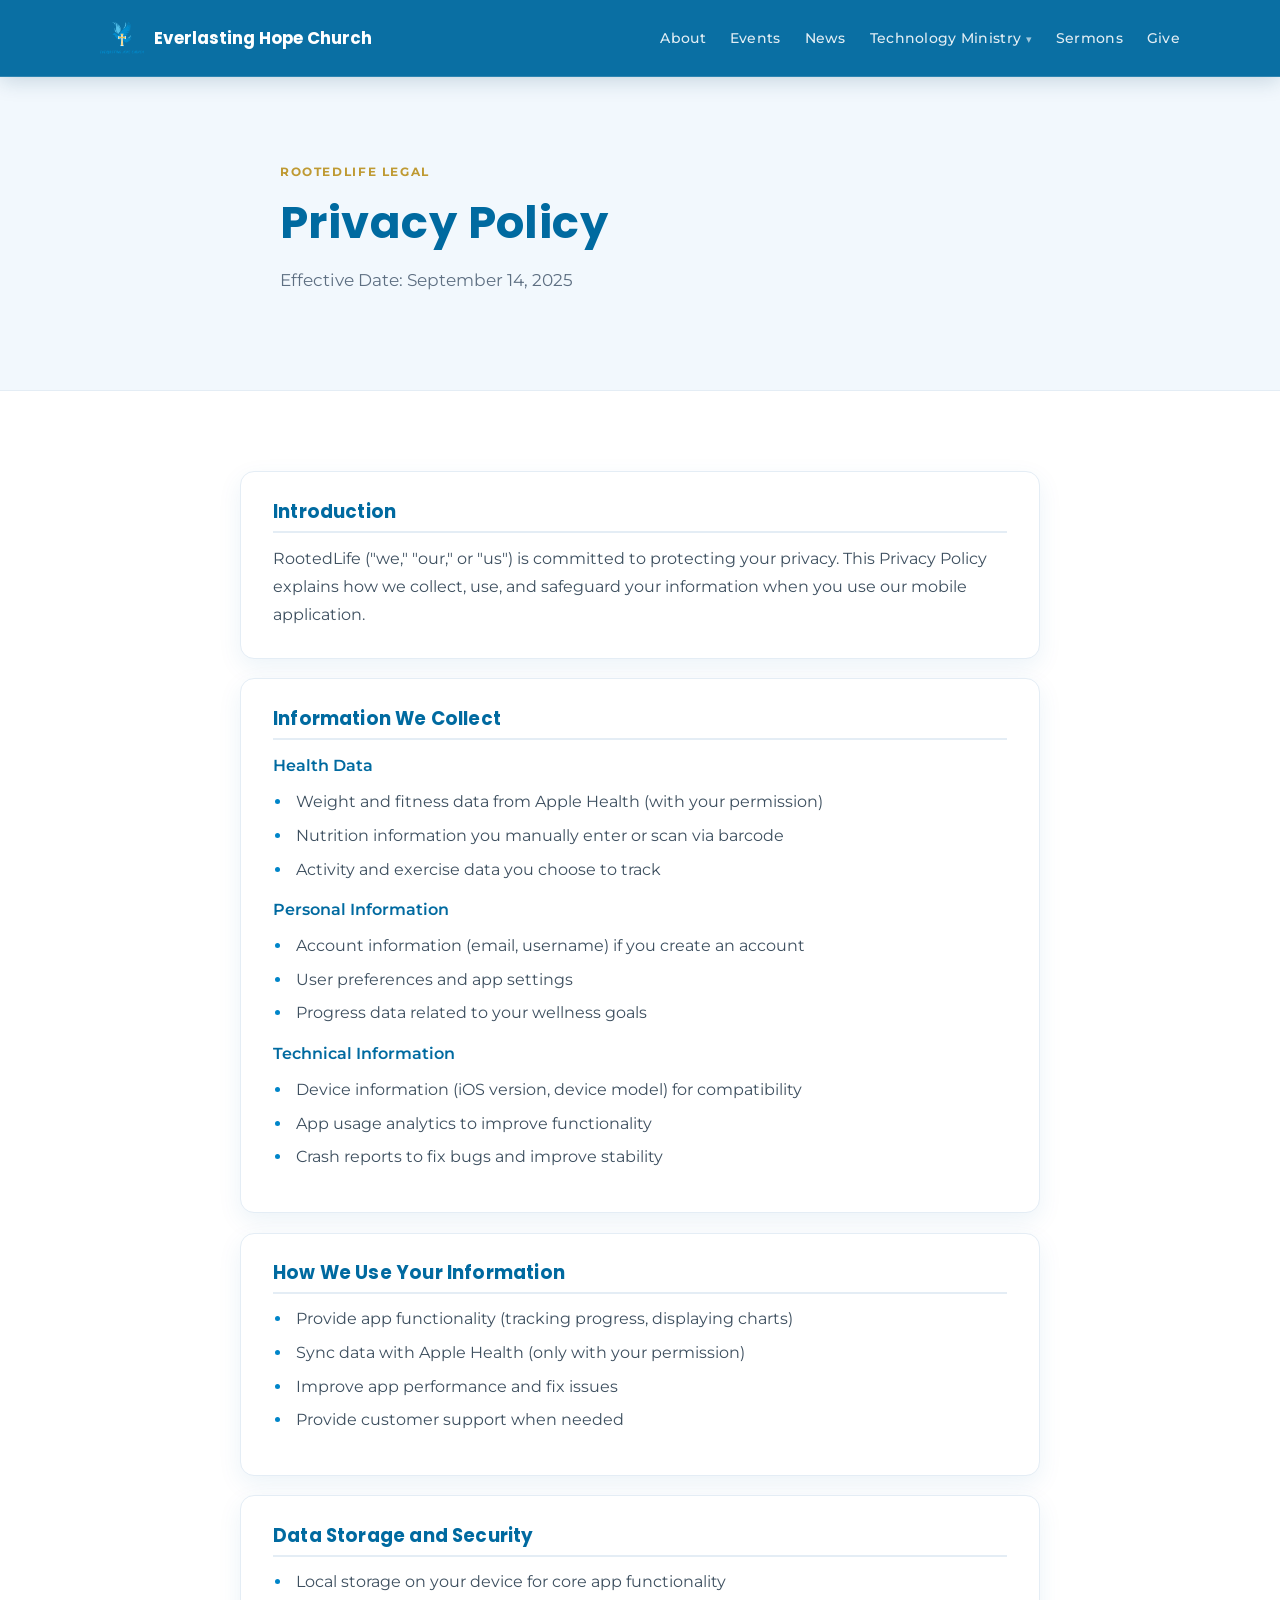
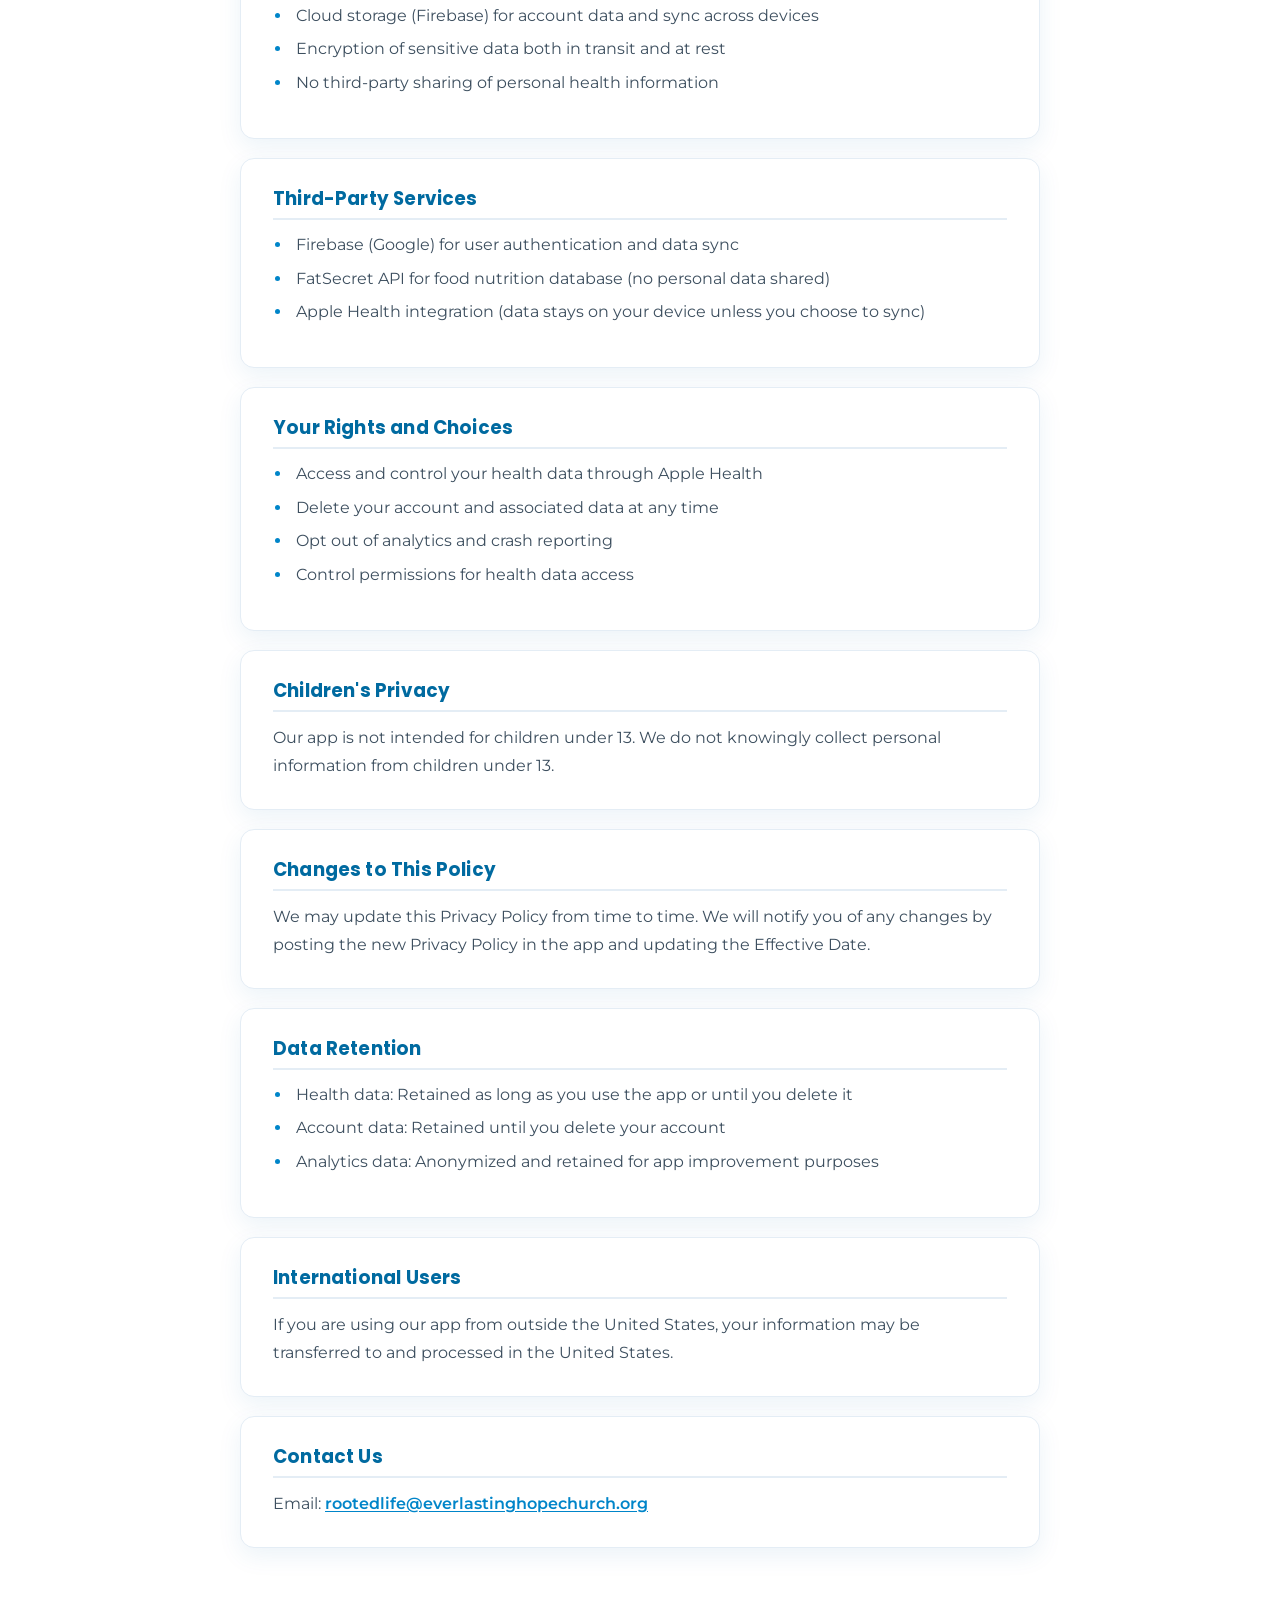
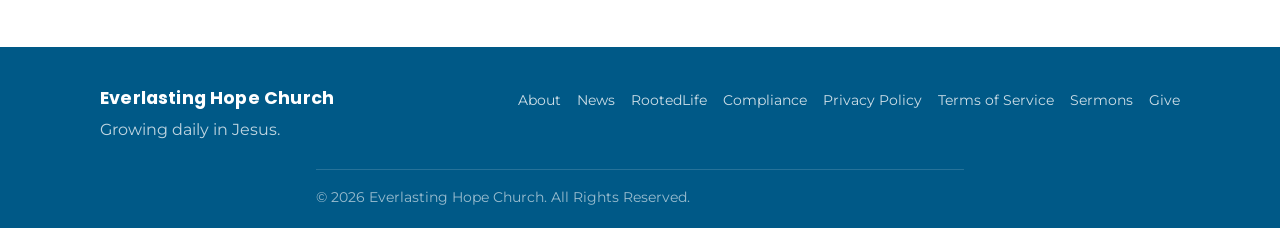
<file: privacy-policy.html>
<!DOCTYPE html>
<html lang="en">
<head>
  <meta charset="UTF-8" />
  <meta name="viewport" content="width=device-width, initial-scale=1.0" />
  <meta name="description" content="RootedLife Privacy Policy — how Everlasting Hope Church collects, uses, and protects your data." />
  <title>RootedLife Privacy Policy | Everlasting Hope Church</title>
  <link rel="preconnect" href="https://fonts.googleapis.com" />
  <link rel="preconnect" href="https://fonts.gstatic.com" crossorigin />
  <link href="https://fonts.googleapis.com/css2?family=Montserrat:wght@400;500;600;700&family=Poppins:wght@500;600;700&display=swap" rel="stylesheet" />
  <link rel="stylesheet" href="styles.css" />
  <link rel="icon" href="img/fulllogo_transparent_nobuffer.png" />
  <link rel="apple-touch-icon" href="img/fulllogo_transparent_nobuffer.png" />
</head>
<body>
  <header class="site-header" role="banner">
    <div class="container nav-wrap">
      <a href="index.html" class="brand" aria-label="Everlasting Hope Church home">
        <img src="img/fulllogo_transparent_nobuffer.png" alt="Everlasting Hope Church logo" class="brand-logo" />
        <span>Everlasting Hope Church</span>
      </a>

      <button class="nav-toggle" aria-label="Toggle navigation" aria-expanded="false" aria-controls="mobile-menu">
        <span></span><span></span><span></span>
      </button>

      <nav class="site-nav" aria-label="Primary">
        <a href="about.html">About</a>
        <a href="index.html#events">Events</a>
        <a href="news.html">News</a>
        <div class="nav-dropdown">
          <button class="nav-dropdown-toggle" type="button" aria-haspopup="true" aria-expanded="false">
            Technology Ministry
          </button>
          <div class="nav-dropdown-menu" role="menu">
            <a href="index.html#technology-ministry" role="menuitem">Technology Ministry</a>
            <a href="rootedlife.html" role="menuitem">RootedLife</a>
            <a href="compliance.html" role="menuitem">Compliance</a>
          </div>
        </div>
        <a href="https://www.youtube.com/@everlastinghopechurch" target="_blank" rel="noopener">Sermons</a>
        <a href="give.html" target="_blank" rel="noopener">Give</a>
      </nav>
    </div>
    <nav class="mobile-menu" id="mobile-menu" aria-label="Mobile">
      <a href="about.html">About</a>
      <a href="index.html#events">Events</a>
      <a href="news.html">News</a>
      <a href="technology-ministry.html">Technology Ministry</a>
      <a href="rootedlife.html">RootedLife</a>
      <a href="compliance.html">Compliance</a>
      <a href="https://www.youtube.com/@everlastinghopechurch" target="_blank" rel="noopener">Sermons</a>
      <a href="give.html">Give</a>
    </nav>
  </header>

  <main>
    <section class="hero hero-sub">
      <div class="container hero-inner">
        <p class="eyebrow">RootedLife Legal</p>
        <h1>Privacy Policy</h1>
        <p class="hero-copy">Effective Date: September 14, 2025</p>
      </div>
    </section>

    <section class="section">
      <div class="container legal-content">

        <div class="legal-section">
          <h3>Introduction</h3>
          <p>RootedLife ("we," "our," or "us") is committed to protecting your privacy. This Privacy Policy explains how we collect, use, and safeguard your information when you use our mobile application.</p>
        </div>

        <div class="legal-section">
          <h3>Information We Collect</h3>
          <p><strong>Health Data</strong></p>
          <ul>
            <li>Weight and fitness data from Apple Health (with your permission)</li>
            <li>Nutrition information you manually enter or scan via barcode</li>
            <li>Activity and exercise data you choose to track</li>
          </ul>
          <p><strong>Personal Information</strong></p>
          <ul>
            <li>Account information (email, username) if you create an account</li>
            <li>User preferences and app settings</li>
            <li>Progress data related to your wellness goals</li>
          </ul>
          <p><strong>Technical Information</strong></p>
          <ul>
            <li>Device information (iOS version, device model) for compatibility</li>
            <li>App usage analytics to improve functionality</li>
            <li>Crash reports to fix bugs and improve stability</li>
          </ul>
        </div>

        <div class="legal-section">
          <h3>How We Use Your Information</h3>
          <ul>
            <li>Provide app functionality (tracking progress, displaying charts)</li>
            <li>Sync data with Apple Health (only with your permission)</li>
            <li>Improve app performance and fix issues</li>
            <li>Provide customer support when needed</li>
          </ul>
        </div>

        <div class="legal-section">
          <h3>Data Storage and Security</h3>
          <ul>
            <li>Local storage on your device for core app functionality</li>
            <li>Cloud storage (Firebase) for account data and sync across devices</li>
            <li>Encryption of sensitive data both in transit and at rest</li>
            <li>No third-party sharing of personal health information</li>
          </ul>
        </div>

        <div class="legal-section">
          <h3>Third-Party Services</h3>
          <ul>
            <li>Firebase (Google) for user authentication and data sync</li>
            <li>FatSecret API for food nutrition database (no personal data shared)</li>
            <li>Apple Health integration (data stays on your device unless you choose to sync)</li>
          </ul>
        </div>

        <div class="legal-section">
          <h3>Your Rights and Choices</h3>
          <ul>
            <li>Access and control your health data through Apple Health</li>
            <li>Delete your account and associated data at any time</li>
            <li>Opt out of analytics and crash reporting</li>
            <li>Control permissions for health data access</li>
          </ul>
        </div>

        <div class="legal-section">
          <h3>Children's Privacy</h3>
          <p>Our app is not intended for children under 13. We do not knowingly collect personal information from children under 13.</p>
        </div>

        <div class="legal-section">
          <h3>Changes to This Policy</h3>
          <p>We may update this Privacy Policy from time to time. We will notify you of any changes by posting the new Privacy Policy in the app and updating the Effective Date.</p>
        </div>

        <div class="legal-section">
          <h3>Data Retention</h3>
          <ul>
            <li>Health data: Retained as long as you use the app or until you delete it</li>
            <li>Account data: Retained until you delete your account</li>
            <li>Analytics data: Anonymized and retained for app improvement purposes</li>
          </ul>
        </div>

        <div class="legal-section">
          <h3>International Users</h3>
          <p>If you are using our app from outside the United States, your information may be transferred to and processed in the United States.</p>
        </div>

        <div class="legal-section">
          <h3>Contact Us</h3>
          <p>Email: <a href="mailto:rootedlife@everlastinghopechurch.org">rootedlife@everlastinghopechurch.org</a></p>
        </div>

      </div>
    </section>
  </main>

  <footer class="site-footer" role="contentinfo">
    <div class="container footer-grid">
      <div>
        <h2>Everlasting Hope Church</h2>
        <p>Growing daily in Jesus.</p>
      </div>
      <nav aria-label="Footer links" class="footer-links">
        <a href="about.html">About</a>
        <a href="news.html">News</a>
        <a href="rootedlife.html">RootedLife</a>
      <a href="compliance.html">Compliance</a>
        <a href="privacy-policy.html">Privacy Policy</a>
        <a href="terms-of-service.html">Terms of Service</a>
        <a href="https://www.youtube.com/@everlastinghopechurch" target="_blank" rel="noopener">Sermons</a>
        <a href="give.html" target="_blank" rel="noopener">Give</a>
      </nav>
    </div>
    <p class="copyright">© <span id="year">2026</span> Everlasting Hope Church. All Rights Reserved.</p>
  </footer>

  <script src="script.js"></script>
</body>
</html>
</file>
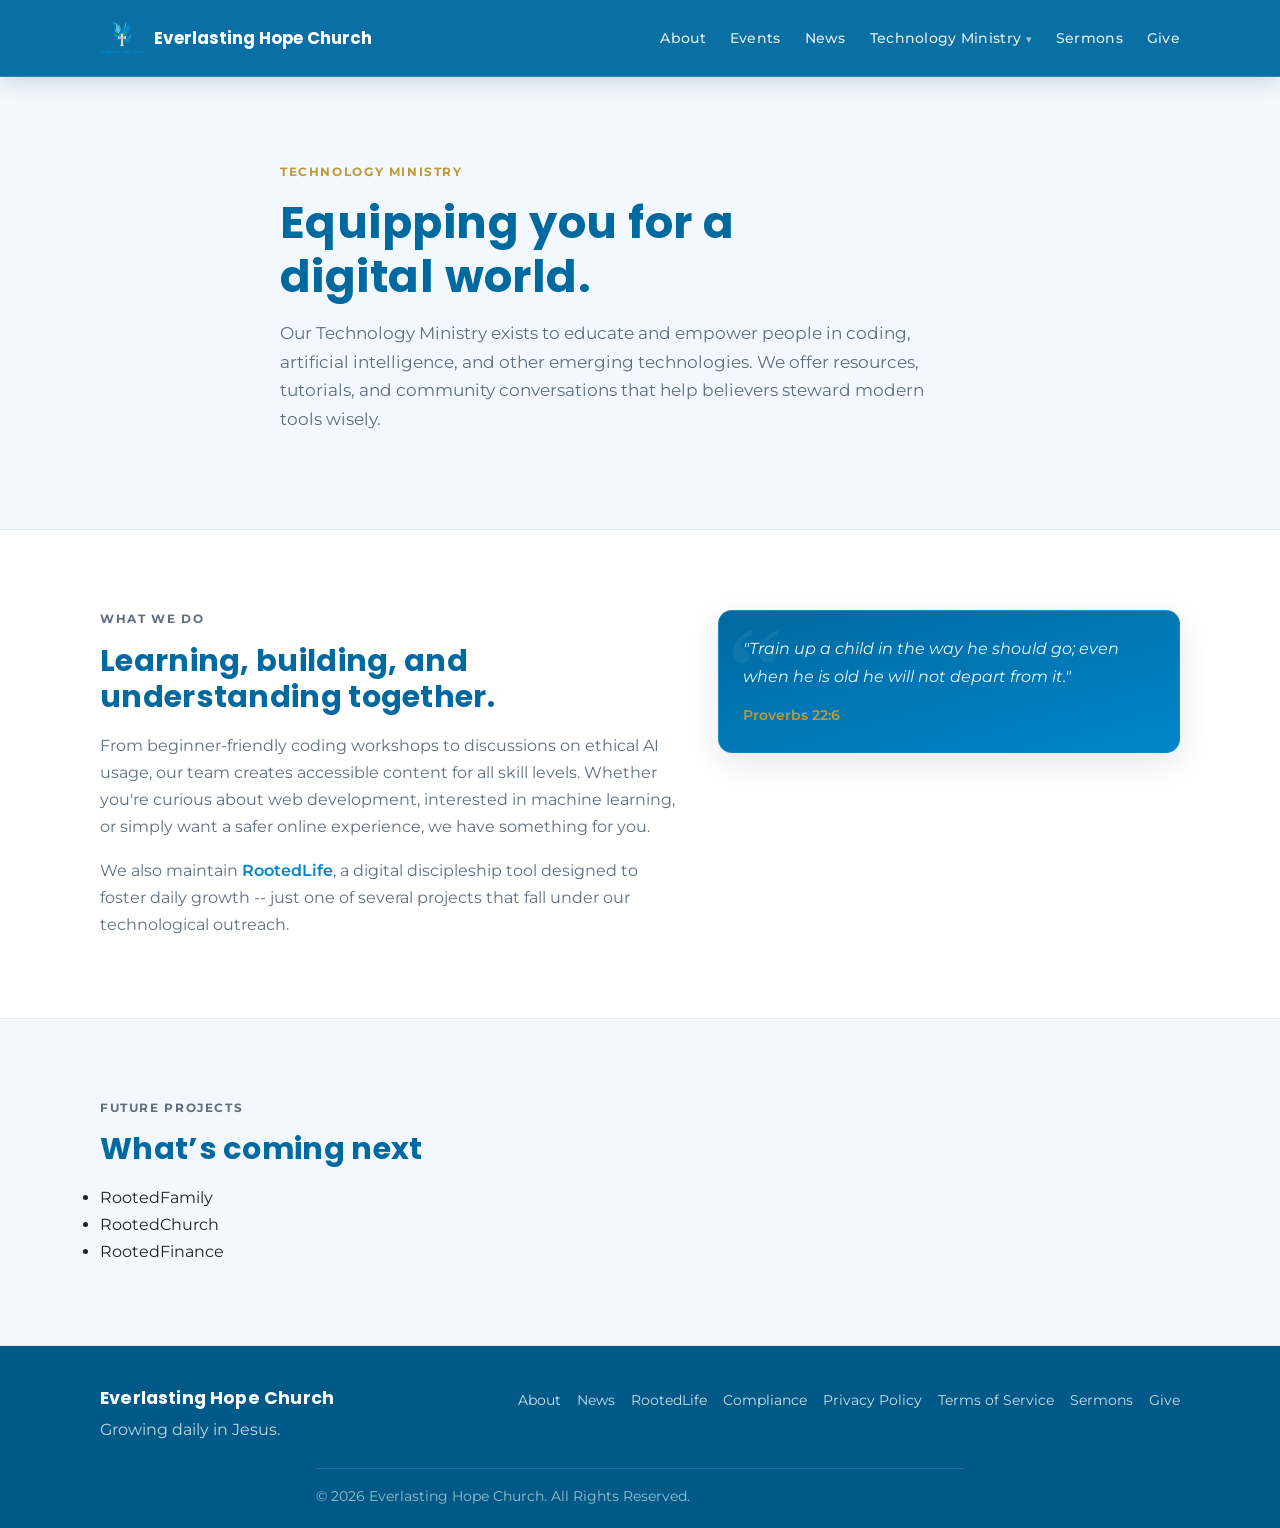
<file: technology-ministry.html>
<!DOCTYPE html>
<html lang="en">
<head>
  <meta charset="UTF-8" />
  <meta name="viewport" content="width=device-width, initial-scale=1.0" />
  <meta name="description" content="Technology Ministry at Everlasting Hope Church — coding education, AI awareness, and future tools for the digital age." />
  <title>Technology Ministry | Everlasting Hope Church</title>
  <link rel="preconnect" href="https://fonts.googleapis.com" />
  <link rel="preconnect" href="https://fonts.gstatic.com" crossorigin />
  <link href="https://fonts.googleapis.com/css2?family=Montserrat:wght@400;500;600;700&family=Poppins:wght@500;600;700&display=swap" rel="stylesheet" />
  <link rel="stylesheet" href="styles.css" />
  <link rel="icon" href="img/fulllogo_transparent_nobuffer.png" />
  <link rel="apple-touch-icon" href="img/fulllogo_transparent_nobuffer.png" />
</head>
<body>
  <header class="site-header" role="banner">
    <div class="container nav-wrap">
      <a href="index.html" class="brand" aria-label="Everlasting Hope Church home">
        <img src="img/fulllogo_transparent_nobuffer.png" alt="Everlasting Hope Church logo" class="brand-logo" />
        <span>Everlasting Hope Church</span>
      </a>

      <button class="nav-toggle" aria-label="Toggle navigation" aria-expanded="false" aria-controls="mobile-menu">
        <span></span><span></span><span></span>
      </button>

      <nav class="site-nav" aria-label="Primary">
        <a href="about.html">About</a>
        <a href="index.html#events">Events</a>
        <a href="news.html">News</a>
        <div class="nav-dropdown">
          <button class="nav-dropdown-toggle" type="button" aria-haspopup="true" aria-expanded="false">
            Technology Ministry
          </button>
          <div class="nav-dropdown-menu" role="menu">
            <a href="technology-ministry.html" role="menuitem">Technology Ministry</a>
            <a href="rootedlife.html" role="menuitem">RootedLife</a>
            <a href="compliance.html" role="menuitem">Compliance</a>
          </div>
        </div>
        <a href="https://www.youtube.com/@everlastinghopechurch" target="_blank" rel="noopener">Sermons</a>
        <a href="give.html" target="_blank" rel="noopener">Give</a>
      </nav>
    </div>
    <nav class="mobile-menu" id="mobile-menu" aria-label="Mobile">
      <a href="about.html">About</a>
      <a href="index.html#events">Events</a>
      <a href="news.html">News</a>
      <a href="technology-ministry.html">Technology Ministry</a>
      <a href="rootedlife.html">RootedLife</a>
      <a href="compliance.html">Compliance</a>
      <a href="https://www.youtube.com/@everlastinghopechurch" target="_blank" rel="noopener">Sermons</a>
      <a href="give.html">Give</a>
    </nav>
  </header>

  <main>
    <section class="hero hero-sub" id="technology-overview">
      <div class="container hero-inner">
        <p class="eyebrow">Technology Ministry</p>
        <h1>Equipping you for a digital world.</h1>
        <p class="hero-copy">
          Our Technology Ministry exists to educate and empower people in coding, artificial intelligence,
          and other emerging technologies. We offer resources, tutorials, and community conversations
          that help believers steward modern tools wisely.
        </p>
      </div>
    </section>

    <section class="section">
      <div class="container split">
        <div>
          <p class="eyebrow">What We Do</p>
          <h2>Learning, building, and understanding together.</h2>
          <p>
            From beginner-friendly coding workshops to discussions on ethical AI usage, our team creates
            accessible content for all skill levels. Whether you're curious about web development,
            interested in machine learning, or simply want a safer online experience, we have something
            for you.
          </p>
          <p>
            We also maintain <a href="rootedlife.html" class="text-link">RootedLife</a>, a digital discipleship
            tool designed to foster daily growth -- just one of several projects that fall under our
            technological outreach.
          </p>
        </div>
        <aside class="quote-box">
          <p>"Train up a child in the way he should go; even when he is old he will not depart from it."</p>
          <span>Proverbs 22:6</span>
        </aside>
      </div>
    </section>

    <section class="section section-muted">
      <div class="container">
        <p class="eyebrow">Future Projects</p>
        <h2>What’s coming next</h2>
        <ul>
          <li>RootedFamily</li>
          <li>RootedChurch</li>
          <li>RootedFinance</li>
        </ul>
      </div>
    </section>
  </main>

  <footer class="site-footer" role="contentinfo">
    <div class="container footer-grid">
      <div>
        <h2>Everlasting Hope Church</h2>
        <p>Growing daily in Jesus.</p>
      </div>
      <nav aria-label="Footer links" class="footer-links">
        <a href="about.html">About</a>
        <a href="news.html">News</a>
        <a href="rootedlife.html">RootedLife</a>
      <a href="compliance.html">Compliance</a>
        <a href="privacy-policy.html">Privacy Policy</a>
        <a href="terms-of-service.html">Terms of Service</a>
        <a href="https://www.youtube.com/@everlastinghopechurch" target="_blank" rel="noopener">Sermons</a>
        <a href="give.html" target="_blank" rel="noopener">Give</a>
      </nav>
    </div>
    <p class="copyright">© <span id="year">2026</span> Everlasting Hope Church. All Rights Reserved.</p>
  </footer>

  <script src="script.js"></script>
</body>
</html>
</file>
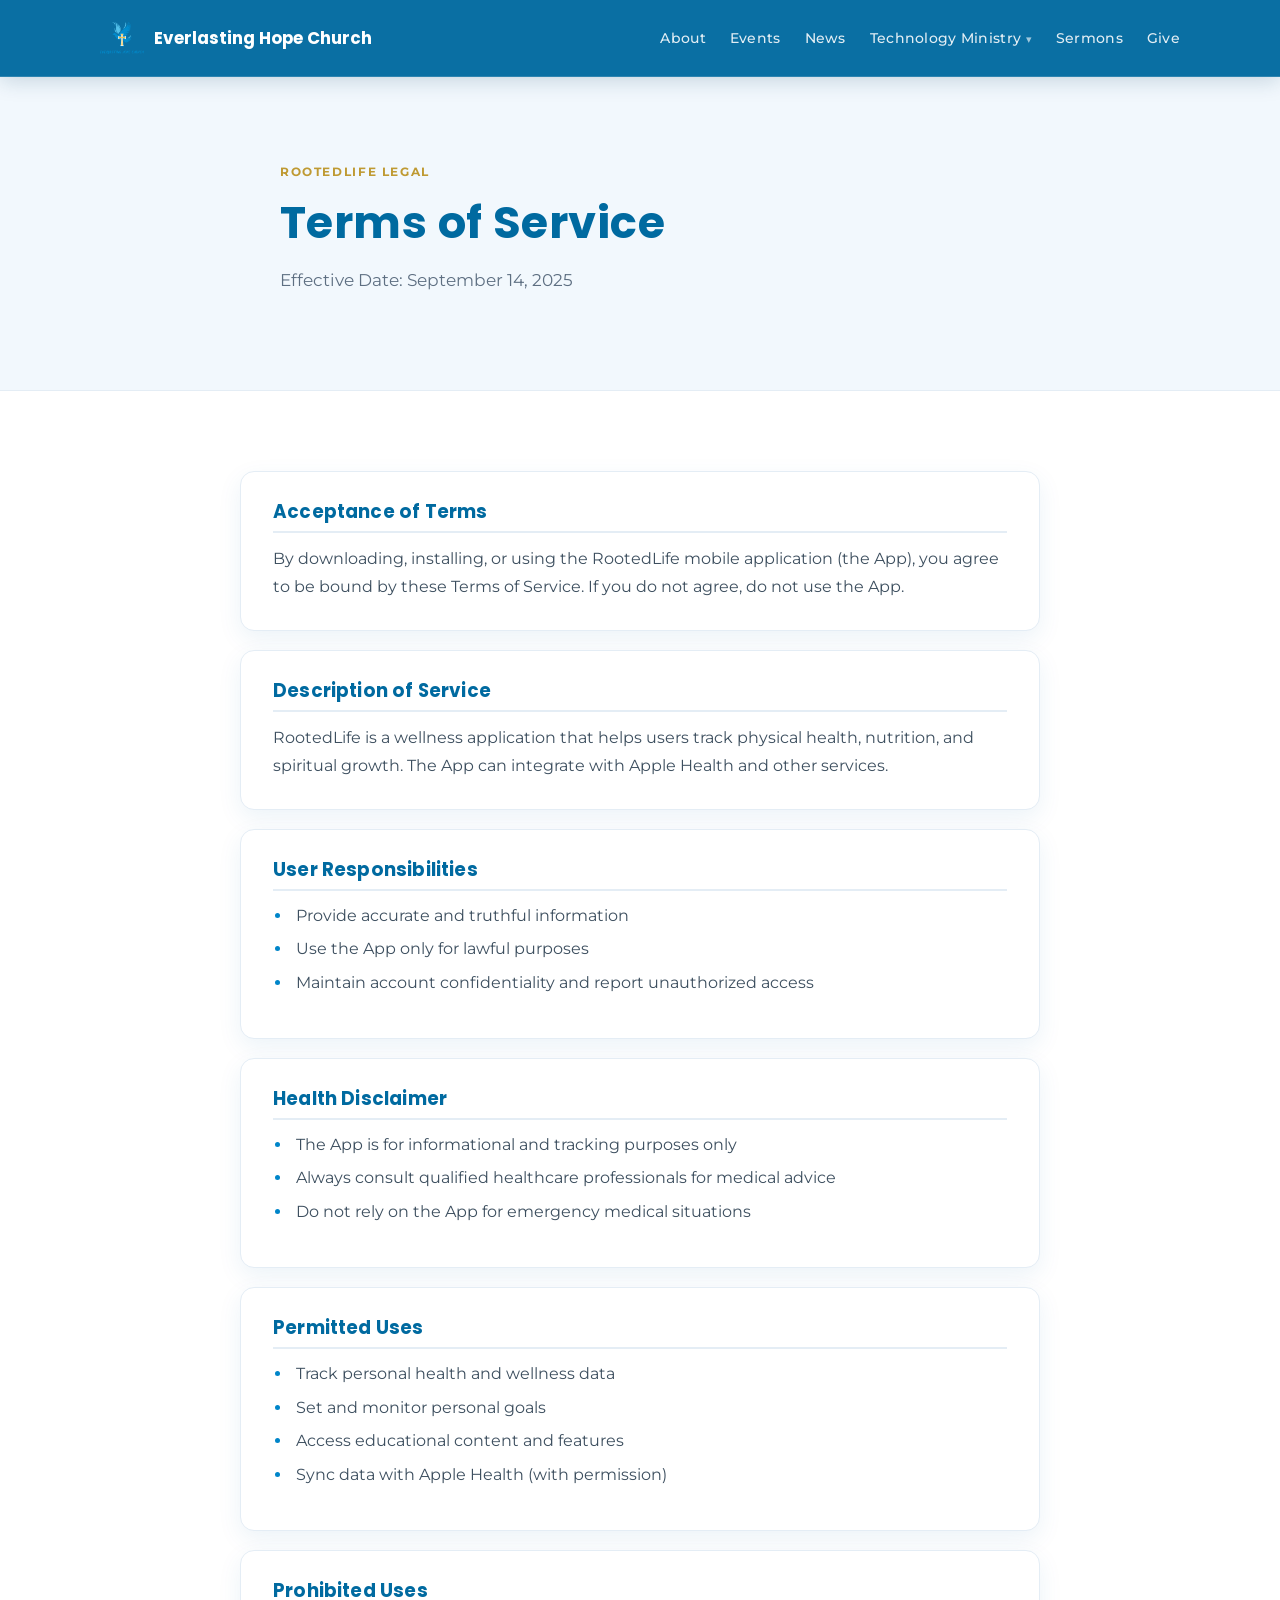
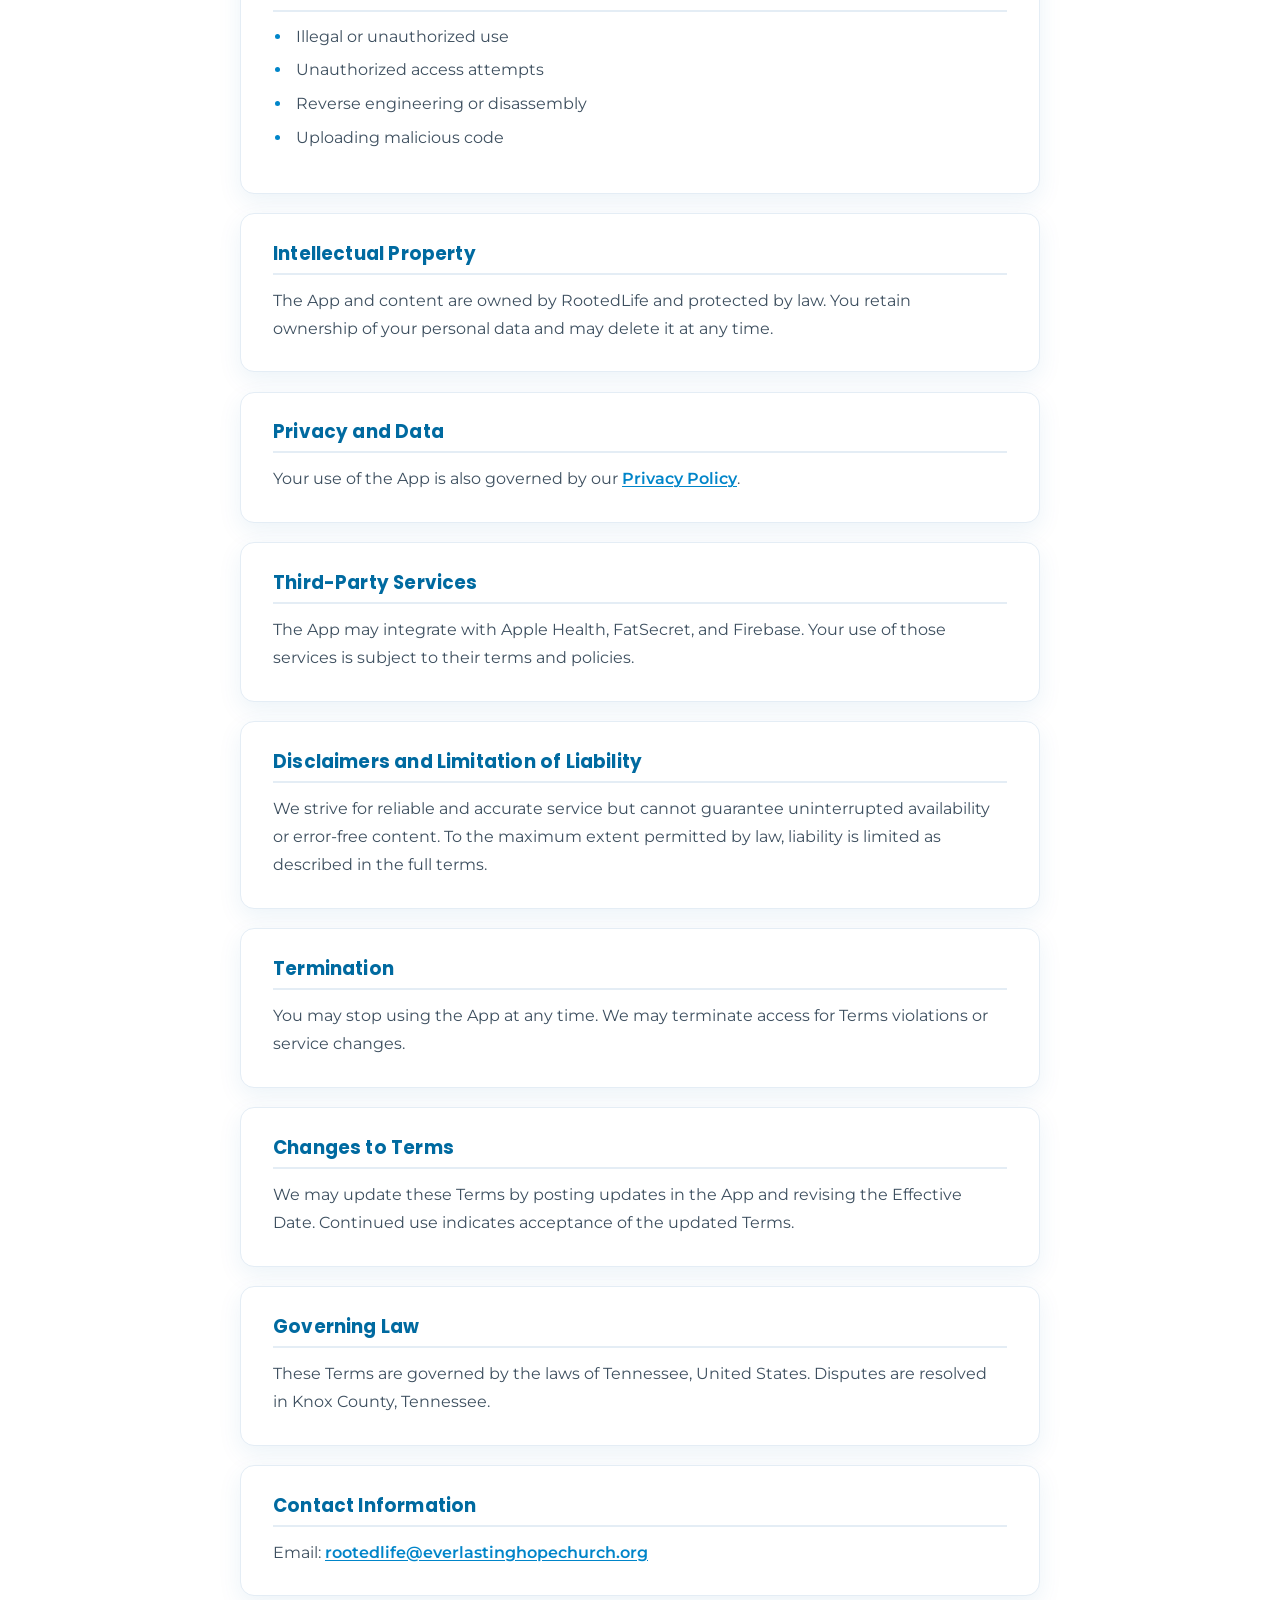
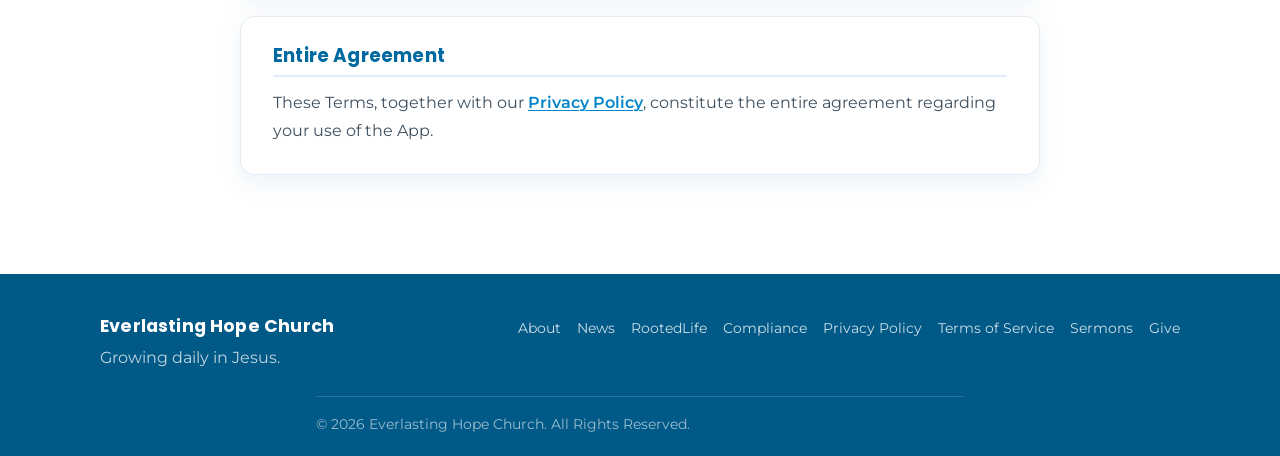
<file: terms-of-service.html>
<!DOCTYPE html>
<html lang="en">
<head>
  <meta charset="UTF-8" />
  <meta name="viewport" content="width=device-width, initial-scale=1.0" />
  <meta name="description" content="RootedLife Terms of Service — legal terms for using the RootedLife app by Everlasting Hope Church." />
  <title>RootedLife Terms of Service | Everlasting Hope Church</title>
  <link rel="preconnect" href="https://fonts.googleapis.com" />
  <link rel="preconnect" href="https://fonts.gstatic.com" crossorigin />
  <link href="https://fonts.googleapis.com/css2?family=Montserrat:wght@400;500;600;700&family=Poppins:wght@500;600;700&display=swap" rel="stylesheet" />
  <link rel="stylesheet" href="styles.css" />
  <link rel="icon" href="img/fulllogo_transparent_nobuffer.png" />
  <link rel="apple-touch-icon" href="img/fulllogo_transparent_nobuffer.png" />
</head>
<body>
  <header class="site-header" role="banner">
    <div class="container nav-wrap">
      <a href="index.html" class="brand" aria-label="Everlasting Hope Church home">
        <img src="img/fulllogo_transparent_nobuffer.png" alt="Everlasting Hope Church logo" class="brand-logo" />
        <span>Everlasting Hope Church</span>
      </a>

      <button class="nav-toggle" aria-label="Toggle navigation" aria-expanded="false" aria-controls="mobile-menu">
        <span></span><span></span><span></span>
      </button>

      <nav class="site-nav" aria-label="Primary">
        <a href="about.html">About</a>
        <a href="index.html#events">Events</a>
        <a href="news.html">News</a>
        <div class="nav-dropdown">
          <button class="nav-dropdown-toggle" type="button" aria-haspopup="true" aria-expanded="false">
            Technology Ministry
          </button>
          <div class="nav-dropdown-menu" role="menu">
            <a href="index.html#technology-ministry" role="menuitem">Technology Ministry</a>
            <a href="rootedlife.html" role="menuitem">RootedLife</a>
            <a href="compliance.html" role="menuitem">Compliance</a>
          </div>
        </div>
        <a href="https://www.youtube.com/@everlastinghopechurch" target="_blank" rel="noopener">Sermons</a>
        <a href="give.html" target="_blank" rel="noopener">Give</a>
      </nav>
    </div>
    <nav class="mobile-menu" id="mobile-menu" aria-label="Mobile">
      <a href="about.html">About</a>
      <a href="index.html#events">Events</a>
      <a href="news.html">News</a>
      <a href="technology-ministry.html">Technology Ministry</a>
      <a href="rootedlife.html">RootedLife</a>
      <a href="compliance.html">Compliance</a>
      <a href="https://www.youtube.com/@everlastinghopechurch" target="_blank" rel="noopener">Sermons</a>
      <a href="give.html">Give</a>
    </nav>
  </header>

  <main>
    <section class="hero hero-sub">
      <div class="container hero-inner">
        <p class="eyebrow">RootedLife Legal</p>
        <h1>Terms of Service</h1>
        <p class="hero-copy">Effective Date: September 14, 2025</p>
      </div>
    </section>

    <section class="section">
      <div class="container legal-content">

        <div class="legal-section">
          <h3>Acceptance of Terms</h3>
          <p>By downloading, installing, or using the RootedLife mobile application (the App), you agree to be bound by these Terms of Service. If you do not agree, do not use the App.</p>
        </div>

        <div class="legal-section">
          <h3>Description of Service</h3>
          <p>RootedLife is a wellness application that helps users track physical health, nutrition, and spiritual growth. The App can integrate with Apple Health and other services.</p>
        </div>

        <div class="legal-section">
          <h3>User Responsibilities</h3>
          <ul>
            <li>Provide accurate and truthful information</li>
            <li>Use the App only for lawful purposes</li>
            <li>Maintain account confidentiality and report unauthorized access</li>
          </ul>
        </div>

        <div class="legal-section">
          <h3>Health Disclaimer</h3>
          <ul>
            <li>The App is for informational and tracking purposes only</li>
            <li>Always consult qualified healthcare professionals for medical advice</li>
            <li>Do not rely on the App for emergency medical situations</li>
          </ul>
        </div>

        <div class="legal-section">
          <h3>Permitted Uses</h3>
          <ul>
            <li>Track personal health and wellness data</li>
            <li>Set and monitor personal goals</li>
            <li>Access educational content and features</li>
            <li>Sync data with Apple Health (with permission)</li>
          </ul>
        </div>

        <div class="legal-section">
          <h3>Prohibited Uses</h3>
          <ul>
            <li>Illegal or unauthorized use</li>
            <li>Unauthorized access attempts</li>
            <li>Reverse engineering or disassembly</li>
            <li>Uploading malicious code</li>
          </ul>
        </div>

        <div class="legal-section">
          <h3>Intellectual Property</h3>
          <p>The App and content are owned by RootedLife and protected by law. You retain ownership of your personal data and may delete it at any time.</p>
        </div>

        <div class="legal-section">
          <h3>Privacy and Data</h3>
          <p>Your use of the App is also governed by our <a href="privacy-policy.html">Privacy Policy</a>.</p>
        </div>

        <div class="legal-section">
          <h3>Third-Party Services</h3>
          <p>The App may integrate with Apple Health, FatSecret, and Firebase. Your use of those services is subject to their terms and policies.</p>
        </div>

        <div class="legal-section">
          <h3>Disclaimers and Limitation of Liability</h3>
          <p>We strive for reliable and accurate service but cannot guarantee uninterrupted availability or error-free content. To the maximum extent permitted by law, liability is limited as described in the full terms.</p>
        </div>

        <div class="legal-section">
          <h3>Termination</h3>
          <p>You may stop using the App at any time. We may terminate access for Terms violations or service changes.</p>
        </div>

        <div class="legal-section">
          <h3>Changes to Terms</h3>
          <p>We may update these Terms by posting updates in the App and revising the Effective Date. Continued use indicates acceptance of the updated Terms.</p>
        </div>

        <div class="legal-section">
          <h3>Governing Law</h3>
          <p>These Terms are governed by the laws of Tennessee, United States. Disputes are resolved in Knox County, Tennessee.</p>
        </div>

        <div class="legal-section">
          <h3>Contact Information</h3>
          <p>Email: <a href="mailto:rootedlife@everlastinghopechurch.org">rootedlife@everlastinghopechurch.org</a></p>
        </div>

        <div class="legal-section">
          <h3>Entire Agreement</h3>
          <p>These Terms, together with our <a href="privacy-policy.html">Privacy Policy</a>, constitute the entire agreement regarding your use of the App.</p>
        </div>

      </div>
    </section>
  </main>

  <footer class="site-footer" role="contentinfo">
    <div class="container footer-grid">
      <div>
        <h2>Everlasting Hope Church</h2>
        <p>Growing daily in Jesus.</p>
      </div>
      <nav aria-label="Footer links" class="footer-links">
        <a href="about.html">About</a>
        <a href="news.html">News</a>
        <a href="rootedlife.html">RootedLife</a>
      <a href="compliance.html">Compliance</a>
        <a href="privacy-policy.html">Privacy Policy</a>
        <a href="terms-of-service.html">Terms of Service</a>
        <a href="https://www.youtube.com/@everlastinghopechurch" target="_blank" rel="noopener">Sermons</a>
        <a href="give.html" target="_blank" rel="noopener">Give</a>
      </nav>
    </div>
    <p class="copyright">© <span id="year">2026</span> Everlasting Hope Church. All Rights Reserved.</p>
  </footer>

  <script src="script.js"></script>
</body>
</html>
</file>
<file: styles.css>
/* ===== Reset ===== */
*, *::before, *::after { box-sizing: border-box; margin: 0; padding: 0; }

/* ===== Design Tokens ===== */
:root {
  --bg:             #ffffff;
  --surface:        #ffffff;
  --surface-soft:   #f2f8fd;
  --surface-alt:    #f7fbff;
  --text:           #222222;
  --text-secondary: #3d4f5f;
  --muted:          #5e6f82;
  --primary:        #0085c9;
  --primary-strong: #006aa0;
  --accent:         #bf9a33;
  --accent-hover:   #a7872d;
  --line:           #e4edf5;
  --radius:         14px;
  --radius-sm:      10px;
  --shadow:         0 10px 30px rgba(18,33,56,.10);
  --shadow-soft:    0 8px 24px rgba(0,106,160,.08);
  --shadow-hover:   0 14px 28px rgba(0,106,160,.13);
  --max:            1080px;
  --header-h:       76px;
  --transition:     .22s ease;
}

/* ===== Base ===== */
html { scroll-behavior: smooth; }

body {
  font-family: "Montserrat", "Segoe UI", Roboto, Helvetica, Arial, sans-serif;
  color: var(--text);
  background: var(--bg);
  line-height: 1.7;
  font-size: 16px;
  -webkit-font-smoothing: antialiased;
  -moz-osx-font-smoothing: grayscale;
}

img { max-width: 100%; display: block; }

a {
  color: inherit;
  text-decoration: none;
  transition: color var(--transition);
}

/* Accessible focus ring */
:focus-visible {
  outline: 2px solid var(--accent);
  outline-offset: 3px;
  border-radius: 4px;
}

::selection {
  background: rgba(0,133,201,.15);
  color: var(--primary-strong);
}

/* ===== Utility ===== */
.container {
  width: min(var(--max), 92vw);
  margin: 0 auto;
  padding: 0;
}

/* ===== Typography ===== */
h1, h2, h3, h4 {
  line-height: 1.2;
  margin: 0;
  font-family: "Poppins", "Montserrat", sans-serif;
  letter-spacing: .01em;
  color: var(--primary-strong);
}

p { max-width: 72ch; }

.eyebrow {
  text-transform: uppercase;
  letter-spacing: .14em;
  font-size: .72rem;
  color: var(--accent);
  margin-bottom: .8rem;
  font-weight: 700;
}

/* ===== Buttons ===== */
.btn {
  display: inline-block;
  padding: .75rem 1.3rem;
  border-radius: var(--radius-sm);
  border: 1px solid transparent;
  font-weight: 650;
  font-size: .95rem;
  cursor: pointer;
  transition: transform .15s ease, background-color var(--transition), box-shadow var(--transition);
}

.btn:hover { transform: translateY(-1px); box-shadow: 0 4px 12px rgba(0,0,0,.1); }
.btn:active { transform: translateY(0); }

.btn-primary { background: var(--accent); color: #fff; }
.btn-primary:hover { background: var(--accent-hover); }

.btn-outline { border-color: rgba(255,255,255,.65); color: #fff; }
.btn-outline:hover { background: rgba(255,255,255,.12); }

.text-link {
  display: inline-block;
  margin-top: 1rem;
  font-weight: 600;
  color: var(--primary);
  transition: color var(--transition), transform var(--transition);
}
.text-link:hover { color: var(--accent); transform: translateX(3px); }

.card .text-link { margin-top: auto; padding-top: .9rem; }

/* ===== Header / Navigation ===== */
.site-header {
  position: sticky;
  top: 0;
  z-index: 50;
  background: rgba(0,106,160,.96);
  backdrop-filter: blur(10px);
  -webkit-backdrop-filter: blur(10px);
  border-bottom: 1px solid rgba(255,255,255,.15);
  box-shadow: 0 4px 20px rgba(0,60,95,.18);
  transition: box-shadow .3s ease;
}

.site-header.scrolled { box-shadow: 0 6px 28px rgba(0,60,95,.28); }

.nav-wrap {
  min-height: var(--header-h);
  display: flex;
  align-items: center;
  justify-content: space-between;
  gap: 1rem;
}

.brand {
  display: inline-flex;
  align-items: center;
  gap: .6rem;
  color: #fff;
  font-weight: 700;
  font-family: "Poppins", "Montserrat", sans-serif;
  font-size: 1.05rem;
  white-space: nowrap;
}

.brand-logo {
  height: 32px;
  width: auto;
  display: block;
  flex-shrink: 0;
}

.brand-mark {
  width: 32px;
  height: 32px;
  display: grid;
  place-items: center;
  border-radius: 999px;
  background: var(--accent);
  color: var(--primary-strong);
  font-size: .9rem;
  flex-shrink: 0;
}

/* Desktop nav */
.site-nav {
  display: flex;
  align-items: center;
  gap: 1.5rem;
}

.site-nav > a {
  color: rgba(255,255,255,.88);
  font-size: .9rem;
  letter-spacing: .02em;
  padding: .25rem 0;
  position: relative;
  font-weight: 500;
  transition: color var(--transition), background var(--transition);
}

.site-nav > a::after {
  content: '';
  position: absolute;
  bottom: -2px;
  left: 0;
  width: 0;
  height: 2px;
  background: var(--accent);
  transition: width var(--transition);
  border-radius: 2px;
}

.site-nav > a:hover::after { width: 100%; }
.site-nav > a:hover { color: #fff; }

/* Dropdown */
.nav-dropdown { position: relative; }

.nav-dropdown-toggle {
  background: transparent;
  border: 0;
  color: rgba(255,255,255,.88);
  font-size: .9rem;
  cursor: pointer;
  padding: .25rem 0;
  font-family: inherit;
  font-weight: 500;
  letter-spacing: .02em;
  transition: color var(--transition);
}

.nav-dropdown-toggle:hover { color: #fff; }
.nav-dropdown-toggle::after { content: " \25BE"; font-size: .7rem; opacity: .7; }

.nav-dropdown-menu {
  position: absolute;
  top: calc(100% + 10px);
  left: 50%;
  transform: translateX(-50%);
  min-width: 210px;
  background: #fff;
  border: 1px solid var(--line);
  border-radius: 12px;
  padding: .5rem .6rem;
  box-shadow: var(--shadow);
  display: none;
  flex-direction: column;
  gap: .3rem;
  z-index: 20;
  animation: dropIn .2s ease forwards;
}

@keyframes dropIn {
  from { opacity: 0; transform: translateX(-50%) translateY(-6px); }
  to   { opacity: 1; transform: translateX(-50%) translateY(0); }
}

.nav-dropdown-menu a {
  color: var(--text);
  padding: .45rem .55rem;
  border-radius: 8px;
  font-size: .88rem;
  font-weight: 500;
}

.nav-dropdown-menu a:hover {
  background: var(--surface-soft);
  color: var(--primary-strong);
}

.nav-dropdown-menu a::after { display: none; }

.nav-dropdown:hover .nav-dropdown-menu,
.nav-dropdown:focus-within .nav-dropdown-menu,
.nav-dropdown.open .nav-dropdown-menu {
  display: flex;
}

/* Mobile toggle */
.nav-toggle {
  display: none;
  background: transparent;
  border: 0;
  padding: .4rem;
  cursor: pointer;
  z-index: 10;
}

.nav-toggle span {
  display: block;
  width: 22px;
  height: 2px;
  background: #fff;
  margin: 5px 0;
  border-radius: 2px;
  transition: transform .3s ease, opacity .2s ease;
}

.nav-toggle.open span:nth-child(1) { transform: translateY(7px) rotate(45deg); }
.nav-toggle.open span:nth-child(2) { opacity: 0; }
.nav-toggle.open span:nth-child(3) { transform: translateY(-7px) rotate(-45deg); }

/* Mobile menu */
.mobile-menu {
  display: none;
  flex-direction: column;
  gap: .15rem;
  padding: .5rem 5vw 1rem;
  background: var(--primary-strong);
  border-top: 1px solid rgba(255,255,255,.1);
}

.mobile-menu a {
  color: rgba(255,255,255,.92);
  padding: .65rem .4rem;
  font-size: .95rem;
  font-weight: 500;
  border-bottom: 1px solid rgba(255,255,255,.06);
  transition: color var(--transition), padding-left var(--transition);
}

.mobile-menu a:hover { color: var(--accent); padding-left: .8rem; }
.mobile-menu.open { display: flex; }

/* ===== Hero ===== */
.hero {
  min-height: auto;
  padding: 6.6rem 0 5.2rem;
  position: relative;
  overflow: hidden;
}

.hero-home {
  background: linear-gradient(160deg, #005987, #0085c9 45%, #0097dd);
  color: #fff;
}

.hero-home::before {
  content: '';
  position: absolute;
  inset: 0;
  background:
    radial-gradient(ellipse at 70% 30%, rgba(191,154,51,.1) 0%, transparent 55%),
    radial-gradient(ellipse at 20% 80%, rgba(255,255,255,.04) 0%, transparent 50%);
  pointer-events: none;
}

.hero-sub {
  background: var(--surface-soft);
  color: var(--text);
  border-bottom: 1px solid var(--line);
  padding: 5.4rem 0 4rem;
}

.hero-inner {
  max-width: 720px;
  position: relative;
}

.hero h1 {
  font-size: clamp(2rem, 5vw, 3.6rem);
  margin-bottom: 1rem;
  max-width: 18ch;
}

.hero-home h1 { color: #fff; }
.hero-sub h1 { color: var(--primary-strong); font-size: clamp(1.8rem, 3.7vw, 2.8rem); }

.hero-copy {
  max-width: 62ch;
  margin-bottom: 2rem;
  font-size: 1.05rem;
  line-height: 1.7;
}

.hero-home .hero-copy { color: rgba(255,255,255,.88); }
.hero-sub  .hero-copy { color: var(--muted); }

.actions { display: flex; gap: .8rem; flex-wrap: wrap; }

.hero-sub .btn-outline { border-color: var(--primary); color: var(--primary); }
.hero-sub .btn-outline:hover { background: #eef7ff; }

/* ===== Quick Info Cards ===== */
.quick-info { margin-top: .25rem; }

.cards {
  display: grid;
  grid-template-columns: repeat(3, minmax(0,1fr));
  gap: 1.3rem;
  align-items: stretch;
}

.two-up { grid-template-columns: repeat(2, minmax(0,1fr)); }

.card {
  background: var(--surface);
  border: 1px solid var(--line);
  border-radius: var(--radius);
  padding: 1.6rem;
  box-shadow: var(--shadow-soft);
  height: 100%;
  display: flex;
  flex-direction: column;
  transition: transform var(--transition), box-shadow var(--transition), border-color var(--transition);
}

.card:hover {
  transform: translateY(-3px);
  box-shadow: var(--shadow-hover);
  border-color: #c3ddf0;
}

.card h2, .card h3 {
  margin-bottom: .65rem;
  font-size: 1.1rem;
  color: var(--primary-strong);
}

.card p { margin: 0; max-width: 54ch; color: var(--text-secondary); }
.card ul { margin: .55rem 0 1rem 1.1rem; padding: 0; }
.card li { margin-bottom: .4rem; color: var(--muted); line-height: 1.6; }
.card small { display: block; margin-top: .65rem; color: var(--muted); font-size: .88rem; }

/* ===== Sections ===== */
.section { padding: 5rem 0; }
.section .cards { margin-top: 1.25rem; }

.section-muted {
  background: var(--surface-soft);
  border-top: 1px solid var(--line);
  border-bottom: 1px solid var(--line);
}

.split {
  display: grid;
  grid-template-columns: 1.25fr 1fr;
  gap: 2.5rem;
  align-items: start;
}

.split h2, .section h2 {
  margin-bottom: 1rem;
  color: var(--primary-strong);
  max-width: 24ch;
  font-size: clamp(1.4rem, 2.5vw, 1.9rem);
}

.split p, .section p { color: var(--muted); max-width: 66ch; }

/* Quote box */
.quote-box {
  background: linear-gradient(165deg, var(--primary-strong), var(--primary));
  color: #fff;
  border-radius: var(--radius);
  padding: 1.5rem;
  box-shadow: var(--shadow);
  border: 1px solid rgba(255,255,255,.12);
  position: relative;
  overflow: hidden;
}

.quote-box::before {
  content: '\201C';
  font-family: Georgia, serif;
  font-size: 8rem;
  line-height: 1;
  color: rgba(255,255,255,.06);
  position: absolute;
  top: -.2rem;
  left: .5rem;
  pointer-events: none;
}

.quote-box p { color: rgba(255,255,255,.92); margin: 0 0 .7rem; position: relative; font-style: italic; }
.quote-box span { color: var(--accent); font-weight: 600; font-size: .9rem; position: relative; }

/* ===== App Store Badge ===== */
.appstore-badge {
  display: inline-flex;
  flex-direction: column;
  justify-content: center;
  gap: .04rem;
  background: #000;
  color: #fff;
  border: 1px solid rgba(255,255,255,.45);
  border-radius: var(--radius-sm);
  min-width: 160px;
  padding: .44rem .86rem .5rem;
  line-height: 1;
  box-shadow: var(--shadow);
  transition: transform .15s ease, opacity var(--transition);
}

.appstore-badge:hover { transform: translateY(-1px); opacity: .95; }
.appstore-badge-small { font-size: .62rem; letter-spacing: .03em; opacity: .9; }
.appstore-badge-large { font-size: 1.15rem; font-weight: 600; letter-spacing: .01em; }

/* ===== Footer ===== */
.site-footer {
  background: #005987;
  color: rgba(255,255,255,.92);
  padding: 2.6rem 0 1.2rem;
}

.footer-grid {
  display: flex;
  justify-content: space-between;
  gap: 1.5rem;
  align-items: flex-start;
  flex-wrap: wrap;
}

.footer-grid h2 { font-size: 1.1rem; margin-bottom: .4rem; color: #fff; }
.footer-grid p { margin: 0; color: rgba(255,255,255,.75); }

.footer-app-cta { margin-top: .9rem; }

.footer-links { display: flex; gap: 1rem; flex-wrap: wrap; }
.footer-links a {
  color: rgba(255,255,255,.8);
  font-size: .9rem;
  transition: color var(--transition);
}
.footer-links a:hover { color: var(--accent); }

.copyright {
  width: min(var(--max), 92vw);
  margin: 1.6rem auto 0;
  padding-top: 1rem;
  border-top: 1px solid rgba(255,255,255,.15);
  color: rgba(255,255,255,.6);
  font-size: .85rem;
}

/* ===== RootedLife Page ===== */
.rootedlife-hero .hero-inner { max-width: 740px; }
.rootedlife-grid { grid-template-columns: repeat(2, minmax(0,1fr)); }

.app-preview-top {
  display: flex;
  align-items: center;
  gap: 1.2rem;
  margin-top: 1.2rem;
  margin-bottom: 1.2rem;
}

.app-icon {
  width: 88px;
  height: 88px;
  border-radius: 20px;
  border: 1px solid var(--line);
  box-shadow: var(--shadow);
  object-fit: cover;
  flex-shrink: 0;
}

.preview-track {
  display: grid;
  grid-template-columns: repeat(3, minmax(0,1fr));
  gap: 1rem;
  margin-top: 1rem;
}

.preview-shot {
  background: linear-gradient(180deg, #f9fcff, #ffffff);
  border: 1px solid var(--line);
  border-radius: var(--radius);
  padding: 1.2rem;
  box-shadow: var(--shadow-soft);
  transition: transform var(--transition), box-shadow var(--transition);
}

.preview-shot:hover { transform: translateY(-2px); box-shadow: var(--shadow-hover); }
.preview-shot h3 { margin-bottom: .5rem; color: var(--primary-strong); font-size: 1.02rem; }

.release-notes { margin-top: 1.2rem; }
.release-notes ul { margin: .6rem 0 0; padding-left: 1.1rem; }
.release-notes li { margin-bottom: .35rem; color: var(--muted); }

/* FAQ */
.faq-list { display: grid; gap: .75rem; margin-top: 1.2rem; }

.faq-item {
  border: 1px solid var(--line);
  border-radius: 12px;
  background: var(--surface);
  box-shadow: var(--shadow-soft);
  padding: .9rem 1.1rem;
  transition: border-color var(--transition), box-shadow var(--transition);
}

.faq-item:hover { border-color: #c3ddf0; }

.faq-item[open] {
  border-color: var(--primary);
  box-shadow: 0 4px 16px rgba(0,106,160,.1);
}

.faq-item summary {
  cursor: pointer;
  font-family: "Poppins", "Montserrat", sans-serif;
  color: var(--primary-strong);
  font-size: 1rem;
  font-weight: 600;
  list-style: none;
  display: flex;
  justify-content: space-between;
  align-items: center;
  gap: .5rem;
}

.faq-item summary::-webkit-details-marker { display: none; }

.faq-item summary::after {
  content: '+';
  font-size: 1.25rem;
  font-weight: 400;
  color: var(--primary);
  transition: transform .2s ease;
  flex-shrink: 0;
}

.faq-item[open] summary::after { content: '\2212'; }

.faq-item p { margin-top: .7rem; color: var(--muted); max-width: 72ch; }
.faq-item .text-link { margin-top: .35rem; }

/* ===== Legal Pages (Privacy Policy & Terms of Service) ===== */
.legal-content {
  max-width: 800px;
}

.legal-content .legal-section {
  background: var(--surface);
  border: 1px solid var(--line);
  border-radius: var(--radius);
  padding: 1.8rem 2rem;
  box-shadow: var(--shadow-soft);
  margin-bottom: 1.2rem;
  transition: border-color var(--transition);
}

.legal-content .legal-section:hover {
  border-color: #c3ddf0;
}

.legal-content .legal-section h3 {
  font-size: 1.15rem;
  color: var(--primary-strong);
  margin-bottom: .75rem;
  padding-bottom: .5rem;
  border-bottom: 2px solid var(--line);
}

.legal-content .legal-section p {
  color: var(--text-secondary);
  line-height: 1.75;
  margin-bottom: .6rem;
}

.legal-content .legal-section p:last-child { margin-bottom: 0; }

.legal-content .legal-section strong {
  color: var(--primary-strong);
  font-weight: 600;
}

.legal-content .legal-section ul {
  margin: .5rem 0 .8rem 1.2rem;
  padding: 0;
}

.legal-content .legal-section li {
  color: var(--text-secondary);
  margin-bottom: .45rem;
  line-height: 1.65;
  padding-left: .25rem;
}

.legal-content .legal-section li::marker {
  color: var(--primary);
}

.legal-content .legal-section a {
  color: var(--primary);
  font-weight: 600;
  text-decoration: underline;
  text-underline-offset: 2px;
}

.legal-content .legal-section a:hover { color: var(--accent); }

/* ===== Scroll Reveal Animation ===== */
.reveal {
  opacity: 0;
  transform: translateY(24px);
  transition: opacity .6s ease, transform .6s ease;
}

.reveal.revealed {
  opacity: 1;
  transform: translateY(0);
}

/* Staggered card reveals */
.cards .card.reveal:nth-child(1) { transition-delay: 0s; }
.cards .card.reveal:nth-child(2) { transition-delay: .08s; }
.cards .card.reveal:nth-child(3) { transition-delay: .08s; }
.cards .card.reveal:nth-child(4) { transition-delay: .16s; }

/* ===== Back to Top Button ===== */
.back-to-top {
  position: fixed;
  bottom: 2rem;
  right: 2rem;
  z-index: 40;
  width: 44px;
  height: 44px;
  border-radius: 50%;
  border: none;
  background: var(--primary);
  color: #fff;
  font-size: 1.2rem;
  cursor: pointer;
  box-shadow: 0 4px 16px rgba(0,106,160,.3);
  opacity: 0;
  visibility: hidden;
  transform: translateY(12px);
  transition: opacity .3s ease, visibility .3s ease, transform .3s ease, background var(--transition);
  display: grid;
  place-items: center;
}

.back-to-top.visible {
  opacity: 1;
  visibility: visible;
  transform: translateY(0);
}

.back-to-top:hover {
  background: var(--primary-strong);
  transform: translateY(-2px);
}

/* ===== Responsive ===== */
@media (max-width: 1024px) {
  .cards, .two-up, .split { grid-template-columns: 1fr; }
  .rootedlife-grid { grid-template-columns: 1fr; }
  .preview-track { grid-template-columns: 1fr; }
}

@media (max-width: 760px) {
  .site-nav { display: none; }
  .nav-toggle { display: block; }

  .hero { padding: 5.4rem 0 3.6rem; }
  .hero h1 { max-width: 100%; }
  .hero-sub { padding: 5rem 0 3.2rem; }

  .section { padding: 3.2rem 0; }
  .card { padding: 1.3rem; }

  .footer-grid { flex-direction: column; }
  .footer-links { flex-direction: column; gap: .5rem; }

  .legal-content .legal-section { padding: 1.3rem 1.2rem; }

  .back-to-top { bottom: 1.2rem; right: 1.2rem; width: 40px; height: 40px; font-size: 1rem; }

  .actions { flex-direction: column; align-items: flex-start; }
  .app-preview-top { flex-direction: column; align-items: flex-start; }
}

@media (max-width: 480px) {
  .brand { font-size: .92rem; }
  .hero h1 { font-size: clamp(1.6rem, 7vw, 2.4rem); }
}
</file>
